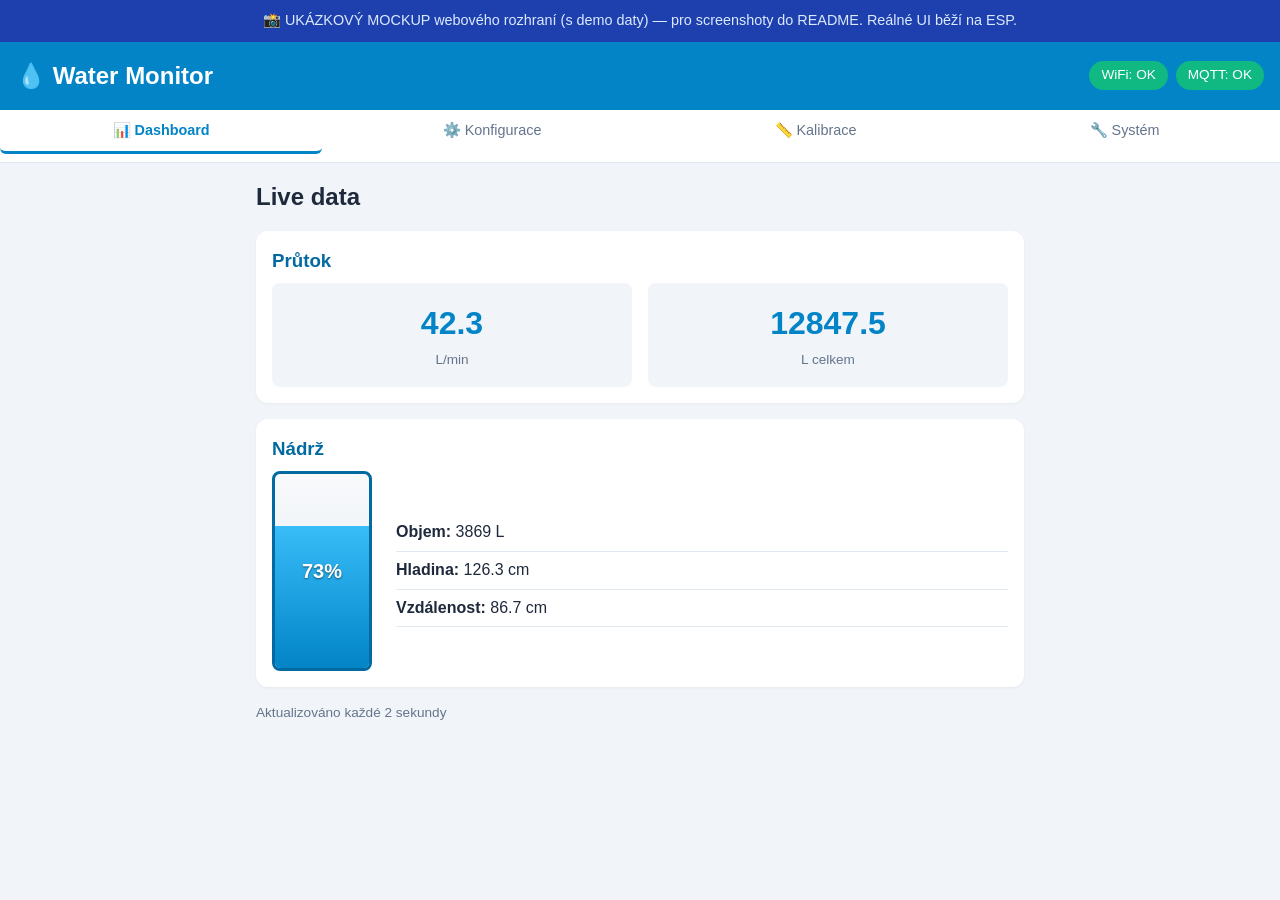
<file: docs/web_ui_mockup.html>
<!DOCTYPE html>
<html lang="cs">
<head>
  <meta charset="UTF-8">
  <meta name="viewport" content="width=device-width, initial-scale=1.0">
  <title>Water Monitor</title>
  <style>
* { box-sizing: border-box; margin: 0; padding: 0; }

:root {
  --primary: #0284c7;
  --primary-dark: #0369a1;
  --bg: #f1f5f9;
  --card-bg: #ffffff;
  --text: #1e293b;
  --text-muted: #64748b;
  --border: #e2e8f0;
  --success: #10b981;
  --danger: #ef4444;
  --warning: #f59e0b;
}

body {
  font-family: -apple-system, BlinkMacSystemFont, "Segoe UI", sans-serif;
  background: var(--bg);
  color: var(--text);
  line-height: 1.5;
  padding-bottom: 50px;
}

header {
  background: var(--primary);
  color: white;
  padding: 1rem;
  display: flex;
  flex-wrap: wrap;
  justify-content: space-between;
  align-items: center;
  gap: 0.5rem;
}

h1 { font-size: 1.5rem; }
h2 { margin-bottom: 1rem; }
h3 { margin-bottom: 0.5rem; color: var(--primary-dark); }

#status-badges { display: flex; gap: 0.5rem; }
.badge {
  background: rgba(255,255,255,0.2);
  padding: 0.25rem 0.75rem;
  border-radius: 999px;
  font-size: 0.85rem;
}
.badge.ok { background: var(--success); }
.badge.error { background: var(--danger); }

nav {
  display: flex;
  background: var(--card-bg);
  border-bottom: 1px solid var(--border);
  overflow-x: auto;
}

.tab-btn {
  flex: 1 1 auto;
  padding: 0.75rem 1rem;
  background: none;
  border: none;
  font-size: 0.9rem;
  cursor: pointer;
  white-space: nowrap;
  color: var(--text-muted);
  border-bottom: 3px solid transparent;
}

.tab-btn.active {
  color: var(--primary);
  border-bottom-color: var(--primary);
  font-weight: 600;
}

main { padding: 1rem; max-width: 800px; margin: 0 auto; }

.tab-content { display: none; }
.tab-content.active { display: block; }

.card {
  background: var(--card-bg);
  border-radius: 12px;
  padding: 1rem;
  margin-bottom: 1rem;
  box-shadow: 0 1px 3px rgba(0,0,0,0.05);
}

label {
  display: block;
  margin-bottom: 0.75rem;
  font-size: 0.9rem;
  color: var(--text-muted);
}

input, select {
  width: 100%;
  padding: 0.5rem 0.75rem;
  border: 1px solid var(--border);
  border-radius: 6px;
  font-size: 1rem;
  margin-top: 0.25rem;
}

input:focus, select:focus {
  outline: none;
  border-color: var(--primary);
}

button {
  padding: 0.6rem 1.2rem;
  border: none;
  border-radius: 6px;
  font-size: 0.95rem;
  cursor: pointer;
  background: var(--border);
  color: var(--text);
  margin-right: 0.5rem;
  margin-bottom: 0.5rem;
}

button:hover { opacity: 0.85; }

.btn-primary { background: var(--primary); color: white; }
.btn-danger { background: var(--danger); color: white; }

.metric-row {
  display: flex;
  gap: 1rem;
  flex-wrap: wrap;
}

.metric {
  flex: 1;
  text-align: center;
  padding: 1rem;
  background: var(--bg);
  border-radius: 8px;
  min-width: 120px;
}

.metric-value {
  display: block;
  font-size: 2rem;
  font-weight: 700;
  color: var(--primary);
}

.metric-unit {
  font-size: 0.85rem;
  color: var(--text-muted);
}

.input-with-btn {
  display: flex;
  gap: 0.5rem;
}

.input-with-btn input {
  flex: 1;
}

.input-with-btn button {
  margin: 0;
  white-space: nowrap;
}

.tank-visual {
  display: flex;
  gap: 1.5rem;
  align-items: center;
  flex-wrap: wrap;
}

.tank-outer {
  width: 100px;
  height: 200px;
  border: 3px solid var(--primary-dark);
  border-radius: 8px;
  position: relative;
  background: linear-gradient(to bottom, #f8fafc, #e2e8f0);
  overflow: hidden;
}

.tank-fill {
  position: absolute;
  bottom: 0;
  left: 0;
  right: 0;
  background: linear-gradient(to top, #0284c7, #38bdf8);
  transition: height 1s ease;
}

.tank-label {
  position: absolute;
  top: 50%;
  left: 50%;
  transform: translate(-50%, -50%);
  font-size: 1.25rem;
  font-weight: 700;
  color: white;
  text-shadow: 0 1px 2px rgba(0,0,0,0.5);
}

.tank-info {
  flex: 1;
  min-width: 200px;
}

.tank-info > div {
  padding: 0.4rem 0;
  border-bottom: 1px solid var(--border);
}

table {
  width: 100%;
  border-collapse: collapse;
  margin-bottom: 1rem;
}

th, td {
  text-align: left;
  padding: 0.5rem;
  border-bottom: 1px solid var(--border);
}

th {
  background: var(--bg);
  font-weight: 600;
  font-size: 0.85rem;
}

.hint {
  font-size: 0.85rem;
  color: var(--text-muted);
  margin-top: 0.5rem;
}

.toast {
  position: fixed;
  bottom: 20px;
  left: 50%;
  transform: translateX(-50%);
  background: var(--text);
  color: white;
  padding: 0.75rem 1.5rem;
  border-radius: 6px;
  opacity: 0;
  transition: opacity 0.3s;
  pointer-events: none;
  z-index: 1000;
}

.toast.show { opacity: 1; }
.toast.success { background: var(--success); }
.toast.error { background: var(--danger); }

a { color: var(--primary); }

</style>
</head>
<body>
<div style="background:#1e40af;color:#dbeafe;padding:10px 16px;text-align:center;font-family:sans-serif;font-size:0.9rem;">
📸 UKÁZKOVÝ MOCKUP webového rozhraní (s demo daty) — pro screenshoty do README. Reálné UI běží na ESP.
</div>
  <header>
    <h1>💧 Water Monitor</h1>
    <div id="status-badges">
      <span id="badge-wifi" class="badge ok">WiFi: OK</span>
      <span id="badge-mqtt" class="badge ok">MQTT: OK</span>
    </div>
  </header>
  
  <nav>
    <button class="tab-btn active" data-tab="dashboard">📊 Dashboard</button>
    <button class="tab-btn" data-tab="config">⚙️ Konfigurace</button>
    <button class="tab-btn" data-tab="calibration">📏 Kalibrace</button>
    <button class="tab-btn" data-tab="system">🔧 Systém</button>
  </nav>
  
  <main>
    <!-- DASHBOARD -->
    <section id="tab-dashboard" class="tab-content active">
      <h2>Live data</h2>
      
      <div class="card">
        <h3>Průtok</h3>
        <div class="metric-row">
          <div class="metric">
            <span class="metric-value" id="flow-lpm">42.3</span>
            <span class="metric-unit">L/min</span>
          </div>
          <div class="metric">
            <span class="metric-value" id="total-volume">12847.5</span>
            <span class="metric-unit">L celkem</span>
          </div>
        </div>
      </div>
      
      <div class="card">
        <h3>Nádrž</h3>
        <div class="tank-visual">
          <div class="tank-outer">
            <div class="tank-fill" id="tank-fill" style="height: 73%"></div>
            <div class="tank-label" id="tank-percent">73%</div>
          </div>
          <div class="tank-info">
            <div><strong>Objem:</strong> <span id="tank-volume">3869</span> L</div>
            <div><strong>Hladina:</strong> <span id="tank-level">126.3</span> cm</div>
            <div><strong>Vzdálenost:</strong> <span id="tank-distance">86.7</span> cm</div>
          </div>
        </div>
      </div>
      
      <p class="hint">Aktualizováno každé 2 sekundy</p>
    </section>
    
    <!-- KONFIGURACE -->
    <section id="tab-config" class="tab-content">
      <h2>Konfigurace</h2>
      
      <div class="card">
        <h3>WiFi (STA)</h3>
        <label>SSID
          <div class="input-with-btn">
            <input type="text" id="cfg-wifi-ssid" placeholder="MojeSiti">
            <button type="button" id="btn-scan-wifi">🔍 Najít</button>
          </div>
        </label>
        <select id="cfg-wifi-list" style="display:none">
          <option value="">-- vybrat ze seznamu --</option>
        </select>
        <label>Heslo
          <input type="password" id="cfg-wifi-password" placeholder="(necháš prázdné = nezměnit)">
        </label>
      </div>
      
      <div class="card">
        <h3>MQTT Broker</h3>
        <label>Server (IP nebo hostname)
          <input type="text" id="cfg-mqtt-server" placeholder="192.168.1.100">
        </label>
        <label>Port
          <input type="number" id="cfg-mqtt-port" value="1883">
        </label>
        <label>Username
          <input type="text" id="cfg-mqtt-user">
        </label>
        <label>Password
          <input type="password" id="cfg-mqtt-password" placeholder="(necháš prázdné = nezměnit)">
        </label>
        <label>Client ID
          <input type="text" id="cfg-mqtt-client-id">
        </label>
      </div>
      
      <div class="card">
        <h3>Zařízení</h3>
        <label>Název (v Home Assistant)
          <input type="text" id="cfg-device-name">
        </label>
        <label>ID (prefix MQTT topic, jen [a-z0-9_])
          <input type="text" id="cfg-device-id">
        </label>
      </div>
      
      <div class="card">
        <h3>Nádrž - geometrie</h3>
        <label>Vzdálenost senzor → hladina při PLNÉ nádrži [cm]
          <input type="number" id="cfg-tank-full" step="0.1">
        </label>
        <label>Vzdálenost senzor → hladina při PRÁZDNÉ nádrži [cm]
          <input type="number" id="cfg-tank-empty" step="0.1">
        </label>
        <label>Maximální objem nádrže [L]
          <input type="number" id="cfg-tank-max">
        </label>
      </div>
      
      <button id="btn-save-config" class="btn-primary">💾 Uložit konfiguraci</button>
      <p class="hint">Po uložení je doporučen restart (Systém → Restartovat)</p>
    </section>
    
    <!-- KALIBRACE -->
    <section id="tab-calibration" class="tab-content">
      <h2>Kalibrační tabulka</h2>
      
      <div class="card">
        <h3>Aktuální stav</h3>
        <p>Hladina: <strong id="cal-current-level">--</strong> cm</p>
        <p>Vypočtený objem: <strong id="cal-current-volume">--</strong> L</p>
      </div>
      
      <div class="card">
        <h3>Přidat bod</h3>
        <p class="hint">
          Postup: vyčerpej čerpadlem známé množství, zaznamenej hladinu po, 
          a přidej zde bod (hladina, kolik vody zbývá v nádrži).
        </p>
        <div class="metric-row">
          <label style="flex:1">Hladina [cm]
            <div class="input-with-btn">
              <input type="number" id="cal-new-level" step="0.1">
              <button type="button" id="btn-use-current">⬇ Použít aktuální</button>
            </div>
          </label>
          <label style="flex:1">Objem v nádrži [L]
            <input type="number" id="cal-new-volume" step="1">
          </label>
        </div>
        <button id="btn-add-point" class="btn-primary">➕ Přidat bod</button>
      </div>
      
      <div class="card">
        <h3>Body v kalibraci</h3>
        <table id="cal-table">
          <thead>
            <tr><th>#</th><th>Hladina [cm]</th><th>Objem [L]</th><th>Akce</th></tr>
          </thead>
          <tbody id="cal-tbody"></tbody>
        </table>
        <button id="btn-reset-cal" class="btn-danger">🔄 Reset na lineární</button>
      </div>
    </section>
    
    <!-- SYSTÉM -->
    <section id="tab-system" class="tab-content">
      <h2>Systém</h2>
      
      <div class="card">
        <h3>Informace</h3>
        <table>
          <tr><td>FW verze</td><td id="sys-fw">--</td></tr>
          <tr><td>Uptime</td><td id="sys-uptime">--</td></tr>
          <tr><td>Free heap</td><td id="sys-heap">--</td></tr>
          <tr><td>STA IP</td><td id="sys-sta-ip">--</td></tr>
          <tr><td>STA SSID</td><td id="sys-sta-ssid">--</td></tr>
          <tr><td>Signál (RSSI)</td><td id="sys-rssi">--</td></tr>
          <tr><td>AP IP</td><td id="sys-ap-ip">--</td></tr>
        </table>
      </div>
      
      <div class="card">
        <h3>Firmware update</h3>
        <p class="hint">Otevři <a href="/update" target="_blank">/update</a> pro nahrání nového .bin firmwaru.</p>
      </div>
      
      <div class="card">
        <h3>Restart</h3>
        <button id="btn-restart" class="btn-danger">🔄 Restartovat ESP</button>
      </div>
    </section>
  </main>
  
  <div id="toast" class="toast"></div>
  
  
</body>
</html>
</file>
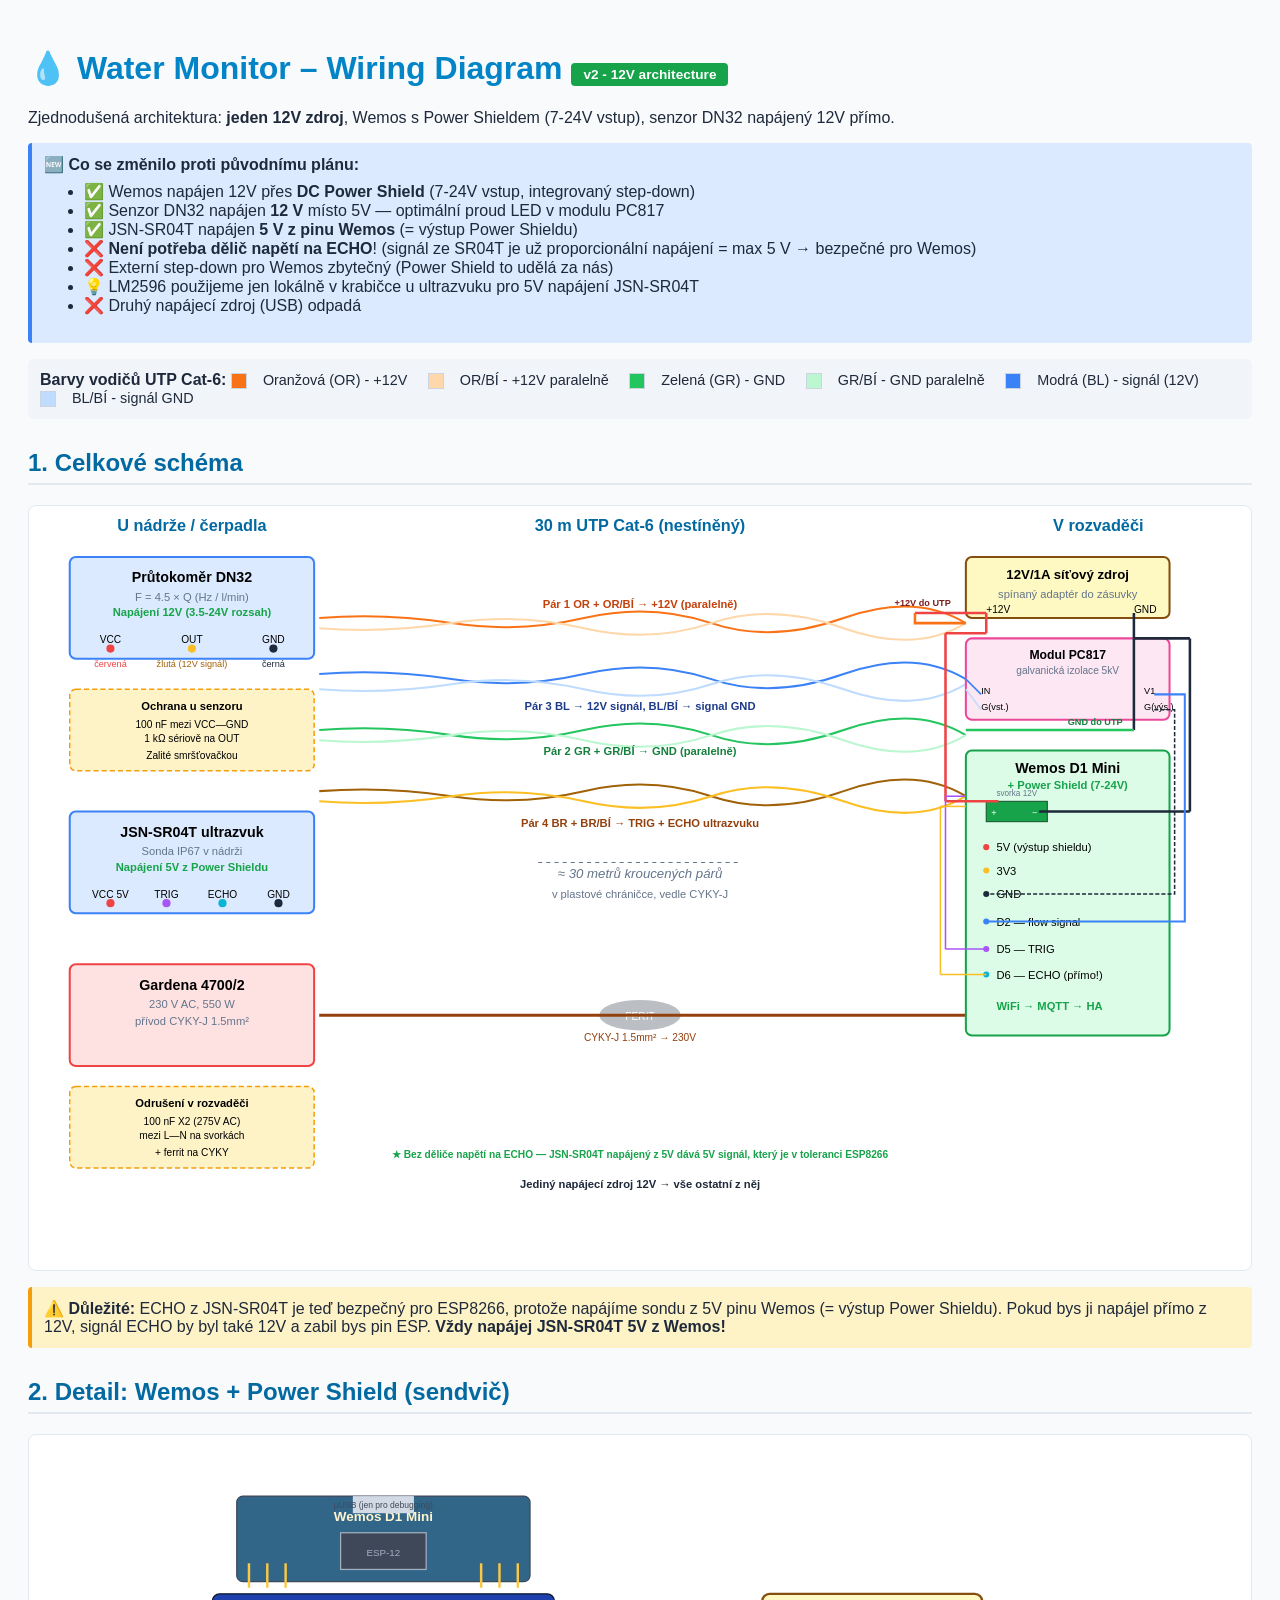
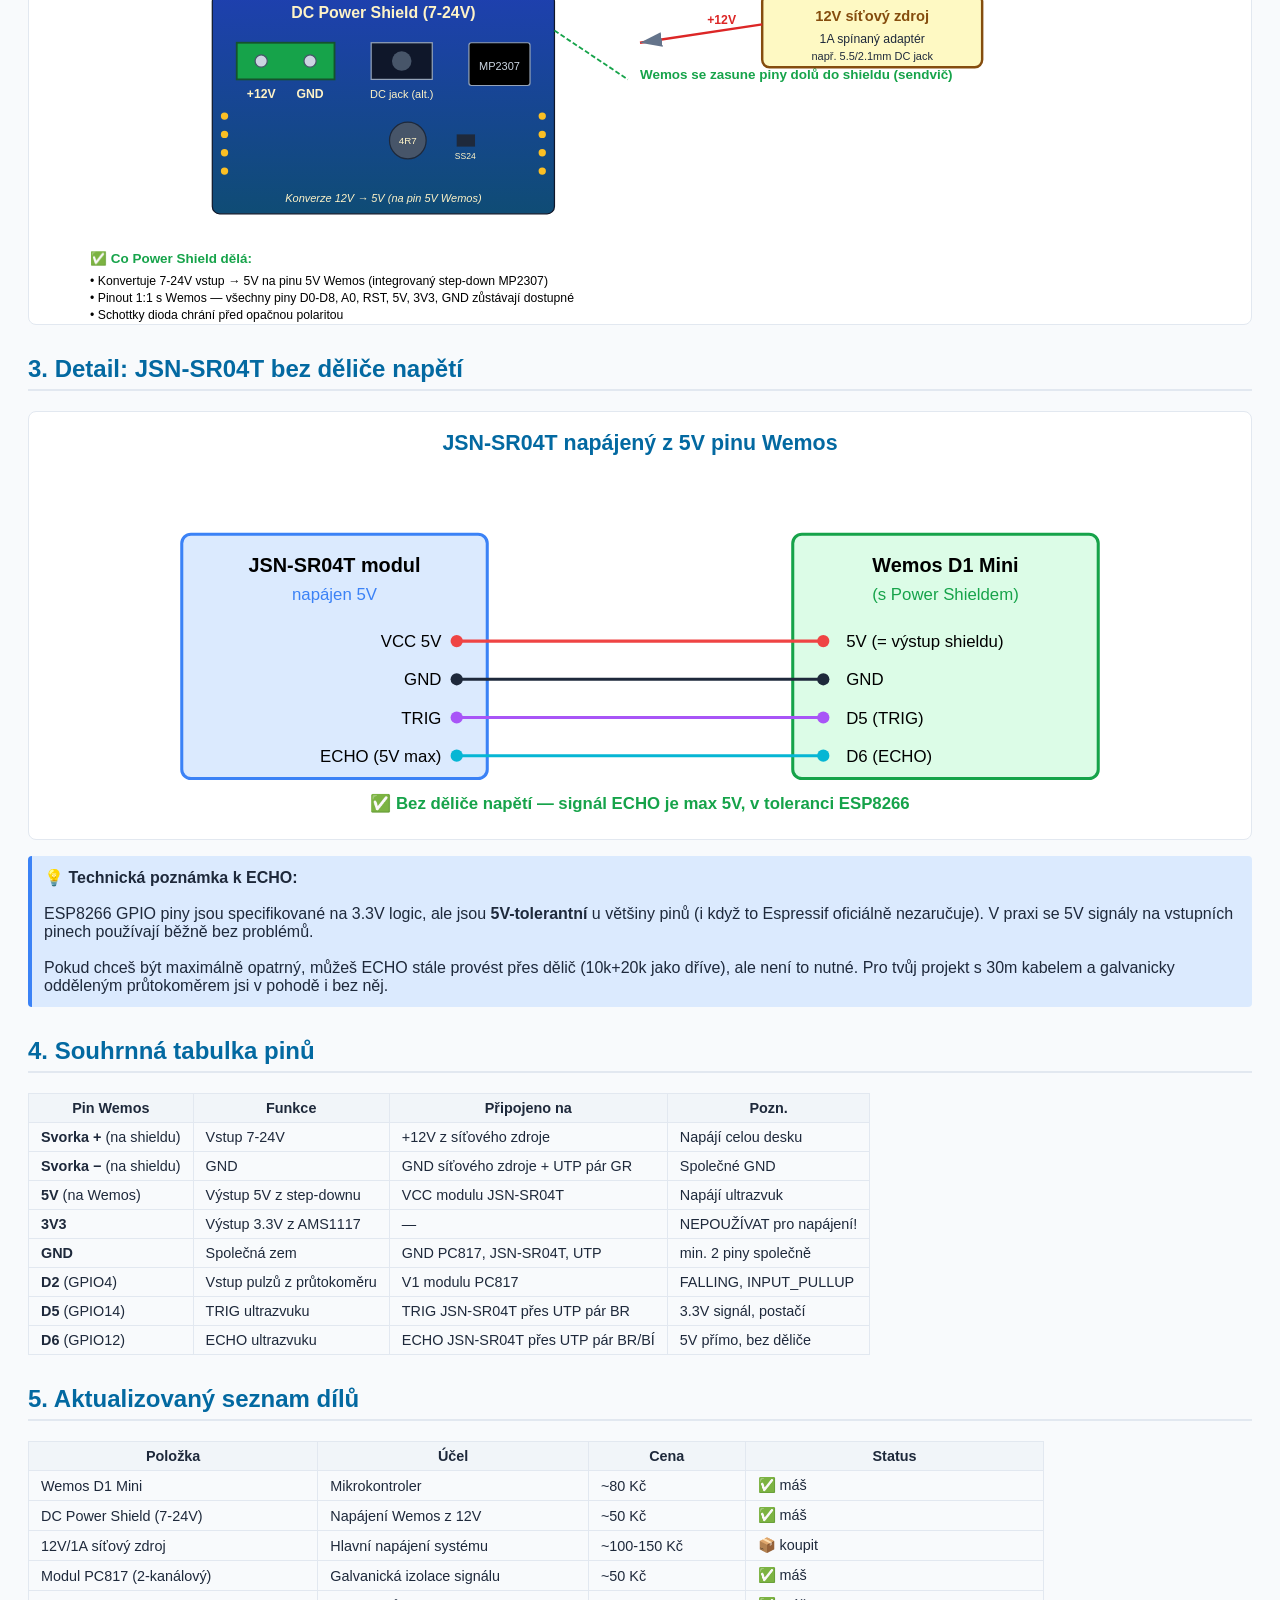
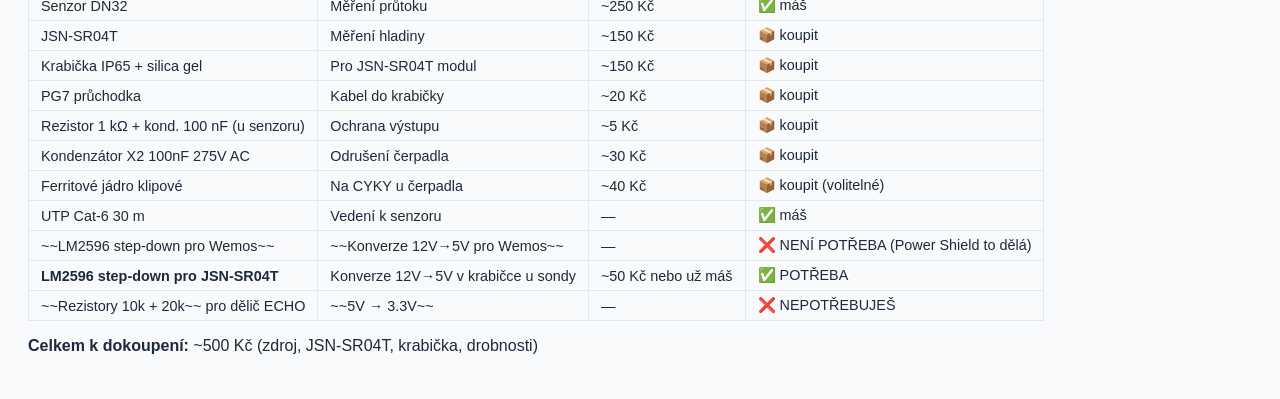
<file: docs/wiring_diagram.html>
<!DOCTYPE html>
<html lang="cs">
<head>
<meta charset="UTF-8">
<title>Water Monitor - Wiring Diagram v2 (12V architecture)</title>
<style>
  body { font-family: -apple-system, sans-serif; background: #f8fafc; padding: 20px; color: #1e293b; }
  h1 { color: #0284c7; }
  h2 { color: #0369a1; border-bottom: 2px solid #e2e8f0; padding-bottom: 6px; margin-top: 30px; }
  svg { background: white; border: 1px solid #e2e8f0; border-radius: 8px; display: block; margin: 10px 0; max-width: 100%; height: auto; }
  .note { background: #fef3c7; border-left: 4px solid #f59e0b; padding: 12px; margin: 16px 0; border-radius: 4px; }
  .note-info { background: #dbeafe; border-left: 4px solid #3b82f6; padding: 12px; margin: 16px 0; border-radius: 4px; }
  .legend { background: #f1f5f9; padding: 12px; border-radius: 6px; margin: 12px 0; }
  .legend span { display: inline-block; margin-right: 16px; font-size: 0.9rem; }
  .color-swatch { display: inline-block; width: 14px; height: 14px; vertical-align: middle; margin-right: 4px; border: 1px solid #cbd5e1; }
  code { background: #f1f5f9; padding: 2px 6px; border-radius: 3px; font-size: 0.9em; }
  table { border-collapse: collapse; margin: 10px 0; }
  td, th { padding: 6px 12px; border: 1px solid #e2e8f0; font-size: 0.9rem; }
  th { background: #f1f5f9; }
  .version { background: #16a34a; color: white; padding: 4px 12px; border-radius: 4px; font-size: 0.85rem; display: inline-block; }
</style>
</head>
<body>

<h1>💧 Water Monitor – Wiring Diagram <span class="version">v2 - 12V architecture</span></h1>
<p>Zjednodušená architektura: <strong>jeden 12V zdroj</strong>, Wemos s Power Shieldem (7-24V vstup), senzor DN32 napájený 12V přímo.</p>

<div class="note-info">
  <strong>🆕 Co se změnilo proti původnímu plánu:</strong>
  <ul style="margin-top: 8px;">
    <li>✅ Wemos napájen 12V přes <strong>DC Power Shield</strong> (7-24V vstup, integrovaný step-down)</li>
    <li>✅ Senzor DN32 napájen <strong>12 V</strong> místo 5V — optimální proud LED v modulu PC817</li>
    <li>✅ JSN-SR04T napájen <strong>5 V z pinu Wemos</strong> (= výstup Power Shieldu)</li>
    <li>❌ <strong>Není potřeba dělič napětí na ECHO</strong>! (signál ze SR04T je už proporcionální napájení = max 5 V → bezpečné pro Wemos)</li>
    <li>❌ Externí step-down pro Wemos zbytečný (Power Shield to udělá za nás)</li>
    <li>💡 LM2596 použijeme jen lokálně v krabičce u ultrazvuku pro 5V napájení JSN-SR04T</li>
    <li>❌ Druhý napájecí zdroj (USB) odpadá</li>
  </ul>
</div>

<div class="legend">
  <strong>Barvy vodičů UTP Cat-6:</strong>
  <span><span class="color-swatch" style="background:#f97316"></span>Oranžová (OR) - +12V</span>
  <span><span class="color-swatch" style="background:#fed7aa"></span>OR/BÍ - +12V paralelně</span>
  <span><span class="color-swatch" style="background:#22c55e"></span>Zelená (GR) - GND</span>
  <span><span class="color-swatch" style="background:#bbf7d0"></span>GR/BÍ - GND paralelně</span>
  <span><span class="color-swatch" style="background:#3b82f6"></span>Modrá (BL) - signál (12V)</span>
  <span><span class="color-swatch" style="background:#bfdbfe"></span>BL/BÍ - signál GND</span>
</div>

<h2>1. Celkové schéma</h2>

<svg viewBox="0 0 1200 750" xmlns="http://www.w3.org/2000/svg">
  <defs>
    <marker id="arrow" markerWidth="10" markerHeight="10" refX="9" refY="3" orient="auto">
      <path d="M0,0 L0,6 L9,3 z" fill="#64748b"/>
    </marker>
  </defs>

  <!-- ===== Levá strana: SENZORY ===== -->
  <text x="160" y="25" text-anchor="middle" font-size="16" font-weight="bold" fill="#0369a1">U nádrže / čerpadla</text>

  <!-- DN32 senzor -->
  <rect x="40" y="50" width="240" height="100" fill="#dbeafe" stroke="#3b82f6" stroke-width="2" rx="6"/>
  <text x="160" y="75" text-anchor="middle" font-weight="bold" font-size="14">Průtokoměr DN32</text>
  <text x="160" y="93" text-anchor="middle" font-size="11" fill="#64748b">F = 4.5 × Q (Hz / l/min)</text>
  <text x="160" y="108" text-anchor="middle" font-size="11" fill="#16a34a" font-weight="bold">Napájení 12V (3.5-24V rozsah)</text>
  
  <!-- Vodiče senzoru -->
  <circle cx="80" cy="140" r="4" fill="#ef4444"/>
  <text x="80" y="135" text-anchor="middle" font-size="10">VCC</text>
  <text x="80" y="158" text-anchor="middle" font-size="9" fill="#ef4444">červená</text>
  
  <circle cx="160" cy="140" r="4" fill="#fbbf24"/>
  <text x="160" y="135" text-anchor="middle" font-size="10">OUT</text>
  <text x="160" y="158" text-anchor="middle" font-size="9" fill="#a16207">žlutá (12V signál)</text>
  
  <circle cx="240" cy="140" r="4" fill="#1e293b"/>
  <text x="240" y="135" text-anchor="middle" font-size="10">GND</text>
  <text x="240" y="158" text-anchor="middle" font-size="9" fill="#1e293b">černá</text>

  <!-- Ochranné prvky u senzoru -->
  <rect x="40" y="180" width="240" height="80" fill="#fef3c7" stroke="#f59e0b" stroke-width="1.5" stroke-dasharray="5,3" rx="6"/>
  <text x="160" y="200" text-anchor="middle" font-size="11" font-weight="bold">Ochrana u senzoru</text>
  <text x="160" y="218" text-anchor="middle" font-size="10">100 nF mezi VCC—GND</text>
  <text x="160" y="232" text-anchor="middle" font-size="10">1 kΩ sériově na OUT</text>
  <text x="160" y="248" text-anchor="middle" font-size="10">Zalité smršťovačkou</text>

  <!-- JSN-SR04T -->
  <rect x="40" y="300" width="240" height="100" fill="#dbeafe" stroke="#3b82f6" stroke-width="2" rx="6"/>
  <text x="160" y="325" text-anchor="middle" font-weight="bold" font-size="14">JSN-SR04T ultrazvuk</text>
  <text x="160" y="343" text-anchor="middle" font-size="11" fill="#64748b">Sonda IP67 v nádrži</text>
  <text x="160" y="358" text-anchor="middle" font-size="11" fill="#16a34a" font-weight="bold">Napájení 5V z Power Shieldu</text>
  
  <circle cx="80" cy="390" r="4" fill="#ef4444"/>
  <text x="80" y="385" text-anchor="middle" font-size="10">VCC 5V</text>
  
  <circle cx="135" cy="390" r="4" fill="#a855f7"/>
  <text x="135" y="385" text-anchor="middle" font-size="10">TRIG</text>
  
  <circle cx="190" cy="390" r="4" fill="#06b6d4"/>
  <text x="190" y="385" text-anchor="middle" font-size="10">ECHO</text>
  
  <circle cx="245" cy="390" r="4" fill="#1e293b"/>
  <text x="245" y="385" text-anchor="middle" font-size="10">GND</text>

  <!-- Čerpadlo Gardena -->
  <rect x="40" y="450" width="240" height="100" fill="#fee2e2" stroke="#ef4444" stroke-width="2" rx="6"/>
  <text x="160" y="475" text-anchor="middle" font-weight="bold" font-size="14">Gardena 4700/2</text>
  <text x="160" y="493" text-anchor="middle" font-size="11" fill="#64748b">230 V AC, 550 W</text>
  <text x="160" y="510" text-anchor="middle" font-size="11" fill="#64748b">přívod CYKY-J 1.5mm²</text>
  
  <!-- Odrušení -->
  <rect x="40" y="570" width="240" height="80" fill="#fef3c7" stroke="#f59e0b" stroke-width="1.5" stroke-dasharray="5,3" rx="6"/>
  <text x="160" y="590" text-anchor="middle" font-size="11" font-weight="bold">Odrušení v rozvaděči</text>
  <text x="160" y="608" text-anchor="middle" font-size="10">100 nF X2 (275V AC)</text>
  <text x="160" y="622" text-anchor="middle" font-size="10">mezi L—N na svorkách</text>
  <text x="160" y="638" text-anchor="middle" font-size="10">+ ferrit na CYKY</text>

  <!-- ===== Středová oblast: KABEL 30m ===== -->
  <text x="600" y="25" text-anchor="middle" font-size="16" font-weight="bold" fill="#0369a1">30 m UTP Cat-6 (nestíněný)</text>
  
  <!-- UTP páry vizualizované jako kroucené páry -->
  <g stroke-width="2" fill="none">
    <!-- +12V pár (oranžový) -->
    <path d="M 285 110 Q 350 105, 415 115 T 545 110 T 670 115 T 800 110 T 920 115" stroke="#f97316"/>
    <path d="M 285 120 Q 350 125, 415 115 T 545 120 T 670 115 T 800 120 T 920 115" stroke="#fed7aa"/>
    <text x="600" y="100" text-anchor="middle" font-size="11" fill="#c2410c" font-weight="bold">Pár 1 OR + OR/BÍ → +12V (paralelně)</text>

    <!-- GND pár (zelený) -->
    <path d="M 285 220 Q 350 215, 415 225 T 545 220 T 670 225 T 800 220 T 920 225" stroke="#22c55e"/>
    <path d="M 285 230 Q 350 235, 415 225 T 545 230 T 670 225 T 800 230 T 920 225" stroke="#bbf7d0"/>
    <text x="600" y="245" text-anchor="middle" font-size="11" fill="#15803d" font-weight="bold">Pár 2 GR + GR/BÍ → GND (paralelně)</text>
    
    <!-- Signál pár (modrý) - jen jeden, druhý jako zem signálu -->
    <path d="M 285 165 Q 350 160, 415 170 T 545 165 T 670 170 T 800 165 T 920 170" stroke="#3b82f6"/>
    <path d="M 285 180 Q 350 185, 415 175 T 545 180 T 670 175 T 800 180 T 920 175" stroke="#bfdbfe"/>
    <text x="600" y="200" text-anchor="middle" font-size="11" fill="#1e3a8a" font-weight="bold">Pár 3 BL → 12V signál, BL/BÍ → signal GND</text>

    <!-- Pár 4 - rezerva nebo TRIG/ECHO -->
    <path d="M 285 280 Q 350 275, 415 285 T 545 280 T 670 285 T 800 280 T 920 285" stroke="#a16207"/>
    <path d="M 285 290 Q 350 295, 415 285 T 545 290 T 670 285 T 800 290 T 920 285" stroke="#fbbf24"/>
    <text x="600" y="315" text-anchor="middle" font-size="11" fill="#92400e" font-weight="bold">Pár 4 BR + BR/BÍ → TRIG + ECHO ultrazvuku</text>
  </g>

  <!-- Indikace dlouhého kabelu -->
  <line x1="500" y1="350" x2="700" y2="350" stroke="#64748b" stroke-dasharray="4,4"/>
  <text x="600" y="365" text-anchor="middle" font-size="13" fill="#64748b" font-style="italic">≈ 30 metrů kroucených párů</text>
  <text x="600" y="385" text-anchor="middle" font-size="11" fill="#64748b">v plastové chráničce, vedle CYKY-J</text>

  <!-- Ferrit na CYKY -->
  <ellipse cx="600" cy="500" rx="40" ry="15" fill="#1e293b" opacity="0.3"/>
  <text x="600" y="505" text-anchor="middle" font-size="10" fill="white">FERIT</text>
  <line x1="285" y1="500" x2="920" y2="500" stroke="#92400e" stroke-width="3"/>
  <text x="600" y="525" text-anchor="middle" font-size="10" fill="#92400e">CYKY-J 1.5mm² → 230V</text>

  <!-- ===== Pravá strana: ROZVADĚČ ===== -->
  <text x="1050" y="25" text-anchor="middle" font-size="16" font-weight="bold" fill="#0369a1">V rozvaděči</text>

  <!-- 12V zdroj -->
  <rect x="920" y="50" width="200" height="60" fill="#fef9c3" stroke="#854d0e" stroke-width="2" rx="6"/>
  <text x="1020" y="72" text-anchor="middle" font-weight="bold" font-size="13">12V/1A síťový zdroj</text>
  <text x="1020" y="90" text-anchor="middle" font-size="11" fill="#64748b">spínaný adaptér do zásuvky</text>
  <text x="940" y="105" font-size="10">+12V</text>
  <text x="1085" y="105" font-size="10">GND</text>

  <!-- PC817 modul -->
  <rect x="920" y="130" width="200" height="80" fill="#fce7f3" stroke="#ec4899" stroke-width="2" rx="6"/>
  <text x="1020" y="150" text-anchor="middle" font-weight="bold" font-size="12">Modul PC817</text>
  <text x="1020" y="165" text-anchor="middle" font-size="10" fill="#64748b">galvanická izolace 5kV</text>
  <text x="935" y="185" font-size="9">IN</text>
  <text x="935" y="200" font-size="9">G(vst.)</text>
  <text x="1095" y="185" font-size="9">V1</text>
  <text x="1095" y="200" font-size="9">G(výs.)</text>

  <!-- Wemos + Power Shield sendvič -->
  <rect x="920" y="240" width="200" height="280" fill="#dcfce7" stroke="#16a34a" stroke-width="2" rx="6"/>
  <text x="1020" y="262" text-anchor="middle" font-weight="bold" font-size="14">Wemos D1 Mini</text>
  <text x="1020" y="278" text-anchor="middle" font-size="11" fill="#16a34a" font-weight="bold">+ Power Shield (7-24V)</text>
  
  <!-- Svorkovnice power shieldu -->
  <rect x="940" y="290" width="60" height="20" fill="#16a34a" stroke="#14532d"/>
  <text x="945" y="304" font-size="9" fill="white">+</text>
  <text x="985" y="304" font-size="9" fill="white">−</text>
  <text x="970" y="285" text-anchor="middle" font-size="8" fill="#64748b">svorka 12V</text>
  
  <!-- Piny Wemos -->
  <g font-size="11">
    <circle cx="940" cy="335" r="3" fill="#ef4444"/><text x="950" y="339">5V (výstup shieldu)</text>
    <circle cx="940" cy="358" r="3" fill="#fbbf24"/><text x="950" y="362">3V3</text>
    <circle cx="940" cy="381" r="3" fill="#1e293b"/><text x="950" y="385">GND</text>
    <circle cx="940" cy="408" r="3" fill="#3b82f6"/><text x="950" y="412">D2 — flow signal</text>
    <circle cx="940" cy="435" r="3" fill="#a855f7"/><text x="950" y="439">D5 — TRIG</text>
    <circle cx="940" cy="460" r="3" fill="#06b6d4"/><text x="950" y="464">D6 — ECHO (přímo!)</text>
    
    <text x="950" y="495" font-weight="bold" fill="#16a34a">WiFi → MQTT → HA</text>
  </g>

  <!-- Propojky uvnitř rozvaděče -->
  <g stroke-width="1.5" fill="none">
    <!-- 12V zdroj +12V do svorek shieldu -->
    <line x1="940" y1="105" x2="940" y2="125" stroke="#ef4444" stroke-width="2.5"/>
    <line x1="940" y1="125" x2="900" y2="125" stroke="#ef4444" stroke-width="2.5"/>
    <line x1="900" y1="125" x2="900" y2="290" stroke="#ef4444" stroke-width="2.5"/>
    <line x1="900" y1="290" x2="952" y2="290" stroke="#ef4444" stroke-width="2.5"/>
    
    <!-- 12V zdroj +12V do UTP páru OR -->
    <line x1="940" y1="105" x2="870" y2="105" stroke="#ef4444" stroke-width="2.5"/>
    <path d="M 870 105 L 870 115 L 920 115" stroke="#f97316" stroke-width="2.5"/>
    <text x="850" y="98" font-size="9" fill="#7f1d1d" font-weight="bold">+12V do UTP</text>
    
    <!-- GND -->
    <line x1="1085" y1="105" x2="1085" y2="130" stroke="#1e293b" stroke-width="2.5"/>
    <!-- GND ke shieldu - svorka mínus -->
    <line x1="1085" y1="130" x2="1140" y2="130" stroke="#1e293b" stroke-width="2.5"/>
    <line x1="1140" y1="130" x2="1140" y2="300" stroke="#1e293b" stroke-width="2.5"/>
    <line x1="1140" y1="300" x2="992" y2="300" stroke="#1e293b" stroke-width="2.5"/>
    <!-- GND do UTP páru GR -->
    <line x1="1085" y1="130" x2="1085" y2="220" stroke="#1e293b" stroke-width="2.5"/>
    <line x1="1085" y1="220" x2="920" y2="220" stroke="#22c55e" stroke-width="2.5"/>
    <text x="1020" y="215" font-size="9" fill="#15803d" font-weight="bold">GND do UTP</text>
    
    <!-- Signál ze senzoru (12V) do PC817 IN+ -->
    <line x1="920" y1="170" x2="935" y2="185" stroke="#3b82f6"/>
    <line x1="920" y1="180" x2="935" y2="200" stroke="#bfdbfe"/>
    
    <!-- PC817 OUT do D2 (V1) -->
    <path d="M 1105 185 L 1135 185 L 1135 408 L 940 408" stroke="#3b82f6" stroke-width="2"/>
    
    <!-- PC817 G (výstupní) do GND Wemos -->
    <path d="M 1105 200 L 1125 200 L 1125 381 L 940 381" stroke="#1e293b" stroke-dasharray="4,2"/>
    
    <!-- TRIG z D5 do UTP páru BR -->
    <line x1="940" y1="435" x2="900" y2="435" stroke="#a855f7" stroke-width="1.5"/>
    <line x1="900" y1="435" x2="900" y2="285" stroke="#a855f7" stroke-width="1.5"/>
    <line x1="900" y1="285" x2="920" y2="285" stroke="#a855f7" stroke-width="1.5"/>
    
    <!-- ECHO z UTP páru BR/BÍ do D6 (PŘÍMO bez děliče!) -->
    <line x1="920" y1="295" x2="895" y2="295" stroke="#fbbf24" stroke-width="1.5"/>
    <line x1="895" y1="295" x2="895" y2="460" stroke="#fbbf24" stroke-width="1.5"/>
    <line x1="895" y1="460" x2="940" y2="460" stroke="#fbbf24" stroke-width="1.5"/>
    
    <!-- 5V z Wemos do UTP páru BR (napájí JSN-SR04T) -->
    <!-- Pozor: napájení ultrazvuku jde mimo - z 5V pinu Wemos -->
  </g>

  <!-- Popisek -->
  <g font-size="10" fill="#16a34a" font-weight="bold">
    <text x="600" y="640" text-anchor="middle">★ Bez děliče napětí na ECHO — JSN-SR04T napájený z 5V dává 5V signál, který je v toleranci ESP8266</text>
  </g>
  
  <text x="600" y="670" text-anchor="middle" font-size="11" fill="#1e293b" font-weight="bold">
    Jediný napájecí zdroj 12V → vše ostatní z něj
  </text>

</svg>

<div class="note">
  <strong>⚠️ Důležité:</strong> ECHO z JSN-SR04T je teď bezpečný pro ESP8266, protože napájíme sondu z 5V pinu Wemos (= výstup Power Shieldu). 
  Pokud bys ji napájel přímo z 12V, signál ECHO by byl také 12V a zabil bys pin ESP. <strong>Vždy napájej JSN-SR04T 5V z Wemos!</strong>
</div>

<h2>2. Detail: Wemos + Power Shield (sendvič)</h2>

<svg viewBox="0 0 1000 400" xmlns="http://www.w3.org/2000/svg">
  <defs>
    <linearGradient id="boardGrad" x1="0%" y1="0%" x2="0%" y2="100%">
      <stop offset="0%" stop-color="#1e40af"/>
      <stop offset="100%" stop-color="#0f4c75"/>
    </linearGradient>
  </defs>

  <!-- Power Shield (vespod) -->
  <g transform="translate(150, 130)">
    <rect x="0" y="0" width="280" height="180" fill="url(#boardGrad)" stroke="#0f172a" stroke-width="1" rx="6"/>
    <text x="140" y="20" text-anchor="middle" fill="#fef3c7" font-size="13" font-weight="bold">DC Power Shield (7-24V)</text>
    
    <!-- Svorkovnice -->
    <rect x="20" y="40" width="80" height="30" fill="#16a34a" stroke="#14532d" stroke-width="1.5"/>
    <circle cx="40" cy="55" r="5" fill="#cbd5e1" stroke="#475569"/>
    <circle cx="80" cy="55" r="5" fill="#cbd5e1" stroke="#475569"/>
    <text x="40" y="85" text-anchor="middle" fill="#fef3c7" font-size="10" font-weight="bold">+12V</text>
    <text x="80" y="85" text-anchor="middle" fill="#fef3c7" font-size="10" font-weight="bold">GND</text>
    
    <!-- DC barrel jack (volitelný) -->
    <rect x="130" y="40" width="50" height="30" fill="#0f172a" stroke="#94a3b8"/>
    <circle cx="155" cy="55" r="8" fill="#475569"/>
    <text x="155" y="85" text-anchor="middle" fill="#fef3c7" font-size="9">DC jack (alt.)</text>
    
    <!-- Step-down čip -->
    <rect x="210" y="40" width="50" height="35" fill="#000" stroke="#94a3b8" rx="2"/>
    <text x="235" y="62" text-anchor="middle" fill="#cbd5e1" font-size="9">MP2307</text>
    
    <!-- Tlumivka -->
    <circle cx="160" cy="120" r="15" fill="#475569" stroke="#1e293b"/>
    <text x="160" y="123" text-anchor="middle" fill="#fef3c7" font-size="8">4R7</text>
    
    <!-- Schottky dioda -->
    <rect x="200" y="115" width="15" height="10" fill="#1e293b"/>
    <text x="207" y="135" text-anchor="middle" fill="#fef3c7" font-size="7">SS24</text>
    
    <!-- Piny shieldu (jdou nahoru do Wemos) -->
    <g font-size="8" fill="#fef3c7" font-family="monospace">
      <circle cx="10" cy="100" r="3" fill="#fbbf24"/>
      <circle cx="10" cy="115" r="3" fill="#fbbf24"/>
      <circle cx="10" cy="130" r="3" fill="#fbbf24"/>
      <circle cx="10" cy="145" r="3" fill="#fbbf24"/>
      <circle cx="270" cy="100" r="3" fill="#fbbf24"/>
      <circle cx="270" cy="115" r="3" fill="#fbbf24"/>
      <circle cx="270" cy="130" r="3" fill="#fbbf24"/>
      <circle cx="270" cy="145" r="3" fill="#fbbf24"/>
    </g>
    
    <text x="140" y="170" text-anchor="middle" fill="#fef3c7" font-size="9" font-style="italic">
      Konverze 12V → 5V (na pin 5V Wemos)
    </text>
  </g>

  <!-- Wemos D1 Mini (na shieldu - sendvič) -->
  <g transform="translate(170, 50)" opacity="0.85">
    <rect x="0" y="0" width="240" height="70" fill="#0f4c75" stroke="#1e293b" stroke-width="1" rx="5"/>
    <text x="120" y="20" text-anchor="middle" fill="#fef3c7" font-size="11" font-weight="bold">Wemos D1 Mini</text>
    
    <!-- ESP8266 chip -->
    <rect x="85" y="30" width="70" height="30" fill="#1e293b" stroke="#94a3b8"/>
    <text x="120" y="49" text-anchor="middle" fill="#94a3b8" font-size="8">ESP-12</text>
    
    <!-- USB konektor -->
    <rect x="95" y="0" width="50" height="14" fill="#cbd5e1"/>
    <text x="120" y="10" text-anchor="middle" fill="#1e293b" font-size="7">μUSB (jen pro debugging)</text>
    
    <!-- Piny (samec dolů do shieldu) -->
    <g font-size="7" fill="#fef3c7" font-family="monospace">
      <line x1="10" y1="55" x2="10" y2="75" stroke="#fbbf24" stroke-width="2"/>
      <line x1="25" y1="55" x2="25" y2="75" stroke="#fbbf24" stroke-width="2"/>
      <line x1="40" y1="55" x2="40" y2="75" stroke="#fbbf24" stroke-width="2"/>
      <line x1="200" y1="55" x2="200" y2="75" stroke="#fbbf24" stroke-width="2"/>
      <line x1="215" y1="55" x2="215" y2="75" stroke="#fbbf24" stroke-width="2"/>
      <line x1="230" y1="55" x2="230" y2="75" stroke="#fbbf24" stroke-width="2"/>
    </g>
  </g>

  <!-- Šipka spojení -->
  <text x="500" y="200" font-size="11" fill="#16a34a" font-weight="bold">
    Wemos se zasune piny dolů do shieldu (sendvič)
  </text>
  <line x1="430" y1="160" x2="490" y2="200" stroke="#16a34a" stroke-width="1.5" stroke-dasharray="4,2"/>

  <!-- Vstup 12V -->
  <g transform="translate(600, 130)">
    <rect x="0" y="0" width="180" height="60" fill="#fef9c3" stroke="#854d0e" stroke-width="2" rx="6"/>
    <text x="90" y="22" text-anchor="middle" fill="#854d0e" font-size="12" font-weight="bold">12V síťový zdroj</text>
    <text x="90" y="40" text-anchor="middle" fill="#1e293b" font-size="10">1A spínaný adaptér</text>
    <text x="90" y="54" text-anchor="middle" fill="#1e293b" font-size="9">např. 5.5/2.1mm DC jack</text>
  </g>
  <line x1="600" y1="155" x2="500" y2="170" stroke="#dc2626" stroke-width="2" marker-end="url(#arrow)"/>
  <text x="555" y="155" font-size="10" fill="#dc2626" font-weight="bold">+12V</text>

  <!-- Co dělá -->
  <g transform="translate(50, 350)">
    <text x="0" y="0" font-size="11" font-weight="bold" fill="#16a34a">✅ Co Power Shield dělá:</text>
    <text x="0" y="18" font-size="10">• Konvertuje 7-24V vstup → 5V na pinu 5V Wemos (integrovaný step-down MP2307)</text>
    <text x="0" y="32" font-size="10">• Pinout 1:1 s Wemos — všechny piny D0-D8, A0, RST, 5V, 3V3, GND zůstávají dostupné</text>
    <text x="0" y="46" font-size="10">• Schottky dioda chrání před opačnou polaritou</text>
    <text x="0" y="60" font-size="10">• Wemos pak pin 5V dává 5V (= výstup shieldu) — z toho napájíme JSN-SR04T</text>
  </g>
</svg>

<h2>3. Detail: JSN-SR04T bez děliče napětí</h2>

<svg viewBox="0 0 800 280" xmlns="http://www.w3.org/2000/svg">
  <text x="400" y="25" text-anchor="middle" font-size="14" font-weight="bold" fill="#0369a1">
    JSN-SR04T napájený z 5V pinu Wemos
  </text>
  
  <!-- Wemos -->
  <rect x="500" y="80" width="200" height="160" fill="#dcfce7" stroke="#16a34a" stroke-width="2" rx="6"/>
  <text x="600" y="105" text-anchor="middle" font-weight="bold" font-size="13">Wemos D1 Mini</text>
  <text x="600" y="123" text-anchor="middle" font-size="11" fill="#16a34a">(s Power Shieldem)</text>
  
  <g font-size="11">
    <circle cx="520" cy="150" r="4" fill="#ef4444"/><text x="535" y="154">5V (= výstup shieldu)</text>
    <circle cx="520" cy="175" r="4" fill="#1e293b"/><text x="535" y="179">GND</text>
    <circle cx="520" cy="200" r="4" fill="#a855f7"/><text x="535" y="204">D5 (TRIG)</text>
    <circle cx="520" cy="225" r="4" fill="#06b6d4"/><text x="535" y="229">D6 (ECHO)</text>
  </g>
  
  <!-- JSN-SR04T -->
  <rect x="100" y="80" width="200" height="160" fill="#dbeafe" stroke="#3b82f6" stroke-width="2" rx="6"/>
  <text x="200" y="105" text-anchor="middle" font-weight="bold" font-size="13">JSN-SR04T modul</text>
  <text x="200" y="123" text-anchor="middle" font-size="11" fill="#3b82f6">napájen 5V</text>
  
  <g font-size="11">
    <circle cx="280" cy="150" r="4" fill="#ef4444"/><text x="270" y="154" text-anchor="end">VCC 5V</text>
    <circle cx="280" cy="175" r="4" fill="#1e293b"/><text x="270" y="179" text-anchor="end">GND</text>
    <circle cx="280" cy="200" r="4" fill="#a855f7"/><text x="270" y="204" text-anchor="end">TRIG</text>
    <circle cx="280" cy="225" r="4" fill="#06b6d4"/><text x="270" y="229" text-anchor="end">ECHO (5V max)</text>
  </g>
  
  <!-- Propojky -->
  <line x1="280" y1="150" x2="520" y2="150" stroke="#ef4444" stroke-width="2"/>
  <line x1="280" y1="175" x2="520" y2="175" stroke="#1e293b" stroke-width="2"/>
  <line x1="280" y1="200" x2="520" y2="200" stroke="#a855f7" stroke-width="2"/>
  <line x1="280" y1="225" x2="520" y2="225" stroke="#06b6d4" stroke-width="2"/>
  
  <text x="400" y="260" text-anchor="middle" font-size="11" fill="#16a34a" font-weight="bold">
    ✅ Bez děliče napětí — signál ECHO je max 5V, v toleranci ESP8266
  </text>
</svg>

<div class="note-info">
  <strong>💡 Technická poznámka k ECHO:</strong>
  <br><br>
  ESP8266 GPIO piny jsou specifikované na 3.3V logic, ale jsou <strong>5V-tolerantní</strong> u většiny pinů (i když to Espressif oficiálně nezaručuje).
  V praxi se 5V signály na vstupních pinech používají běžně bez problémů.
  <br><br>
  Pokud chceš být maximálně opatrný, můžeš ECHO stále provést přes dělič (10k+20k jako dříve), ale není to nutné.
  Pro tvůj projekt s 30m kabelem a galvanicky odděleným průtokoměrem jsi v pohodě i bez něj.
</div>

<h2>4. Souhrnná tabulka pinů</h2>

<table>
<tr><th>Pin Wemos</th><th>Funkce</th><th>Připojeno na</th><th>Pozn.</th></tr>
<tr><td><strong>Svorka +</strong> (na shieldu)</td><td>Vstup 7-24V</td><td>+12V z síťového zdroje</td><td>Napájí celou desku</td></tr>
<tr><td><strong>Svorka −</strong> (na shieldu)</td><td>GND</td><td>GND síťového zdroje + UTP pár GR</td><td>Společné GND</td></tr>
<tr><td><strong>5V</strong> (na Wemos)</td><td>Výstup 5V z step-downu</td><td>VCC modulu JSN-SR04T</td><td>Napájí ultrazvuk</td></tr>
<tr><td><strong>3V3</strong></td><td>Výstup 3.3V z AMS1117</td><td>—</td><td>NEPOUŽÍVAT pro napájení!</td></tr>
<tr><td><strong>GND</strong></td><td>Společná zem</td><td>GND PC817, JSN-SR04T, UTP</td><td>min. 2 piny společně</td></tr>
<tr><td><strong>D2</strong> (GPIO4)</td><td>Vstup pulzů z průtokoměru</td><td>V1 modulu PC817</td><td>FALLING, INPUT_PULLUP</td></tr>
<tr><td><strong>D5</strong> (GPIO14)</td><td>TRIG ultrazvuku</td><td>TRIG JSN-SR04T přes UTP pár BR</td><td>3.3V signál, postačí</td></tr>
<tr><td><strong>D6</strong> (GPIO12)</td><td>ECHO ultrazvuku</td><td>ECHO JSN-SR04T přes UTP pár BR/BÍ</td><td>5V přímo, bez děliče</td></tr>
</table>

<h2>5. Aktualizovaný seznam dílů</h2>

<table>
<tr><th>Položka</th><th>Účel</th><th>Cena</th><th>Status</th></tr>
<tr><td>Wemos D1 Mini</td><td>Mikrokontroler</td><td>~80 Kč</td><td>✅ máš</td></tr>
<tr><td>DC Power Shield (7-24V)</td><td>Napájení Wemos z 12V</td><td>~50 Kč</td><td>✅ máš</td></tr>
<tr><td>12V/1A síťový zdroj</td><td>Hlavní napájení systému</td><td>~100-150 Kč</td><td>📦 koupit</td></tr>
<tr><td>Modul PC817 (2-kanálový)</td><td>Galvanická izolace signálu</td><td>~50 Kč</td><td>✅ máš</td></tr>
<tr><td>Senzor DN32</td><td>Měření průtoku</td><td>~250 Kč</td><td>✅ máš</td></tr>
<tr><td>JSN-SR04T</td><td>Měření hladiny</td><td>~150 Kč</td><td>📦 koupit</td></tr>
<tr><td>Krabička IP65 + silica gel</td><td>Pro JSN-SR04T modul</td><td>~150 Kč</td><td>📦 koupit</td></tr>
<tr><td>PG7 průchodka</td><td>Kabel do krabičky</td><td>~20 Kč</td><td>📦 koupit</td></tr>
<tr><td>Rezistor 1 kΩ + kond. 100 nF (u senzoru)</td><td>Ochrana výstupu</td><td>~5 Kč</td><td>📦 koupit</td></tr>
<tr><td>Kondenzátor X2 100nF 275V AC</td><td>Odrušení čerpadla</td><td>~30 Kč</td><td>📦 koupit</td></tr>
<tr><td>Ferritové jádro klipové</td><td>Na CYKY u čerpadla</td><td>~40 Kč</td><td>📦 koupit (volitelné)</td></tr>
<tr><td>UTP Cat-6 30 m</td><td>Vedení k senzoru</td><td>—</td><td>✅ máš</td></tr>
<tr><td>~~LM2596 step-down pro Wemos~~</td><td>~~Konverze 12V→5V pro Wemos~~</td><td>—</td><td>❌ NENÍ POTŘEBA (Power Shield to dělá)</td></tr>
<tr><td><strong>LM2596 step-down pro JSN-SR04T</strong></td><td>Konverze 12V→5V v krabičce u sondy</td><td>~50 Kč nebo už máš</td><td>✅ POTŘEBA</td></tr>
<tr><td>~~Rezistory 10k + 20k~~ pro dělič ECHO</td><td>~~5V → 3.3V~~</td><td>—</td><td>❌ NEPOTŘEBUJEŠ</td></tr>
</table>

<p><strong>Celkem k dokoupení:</strong> ~500 Kč (zdroj, JSN-SR04T, krabička, drobnosti)</p>

</body>
</html>
</file>
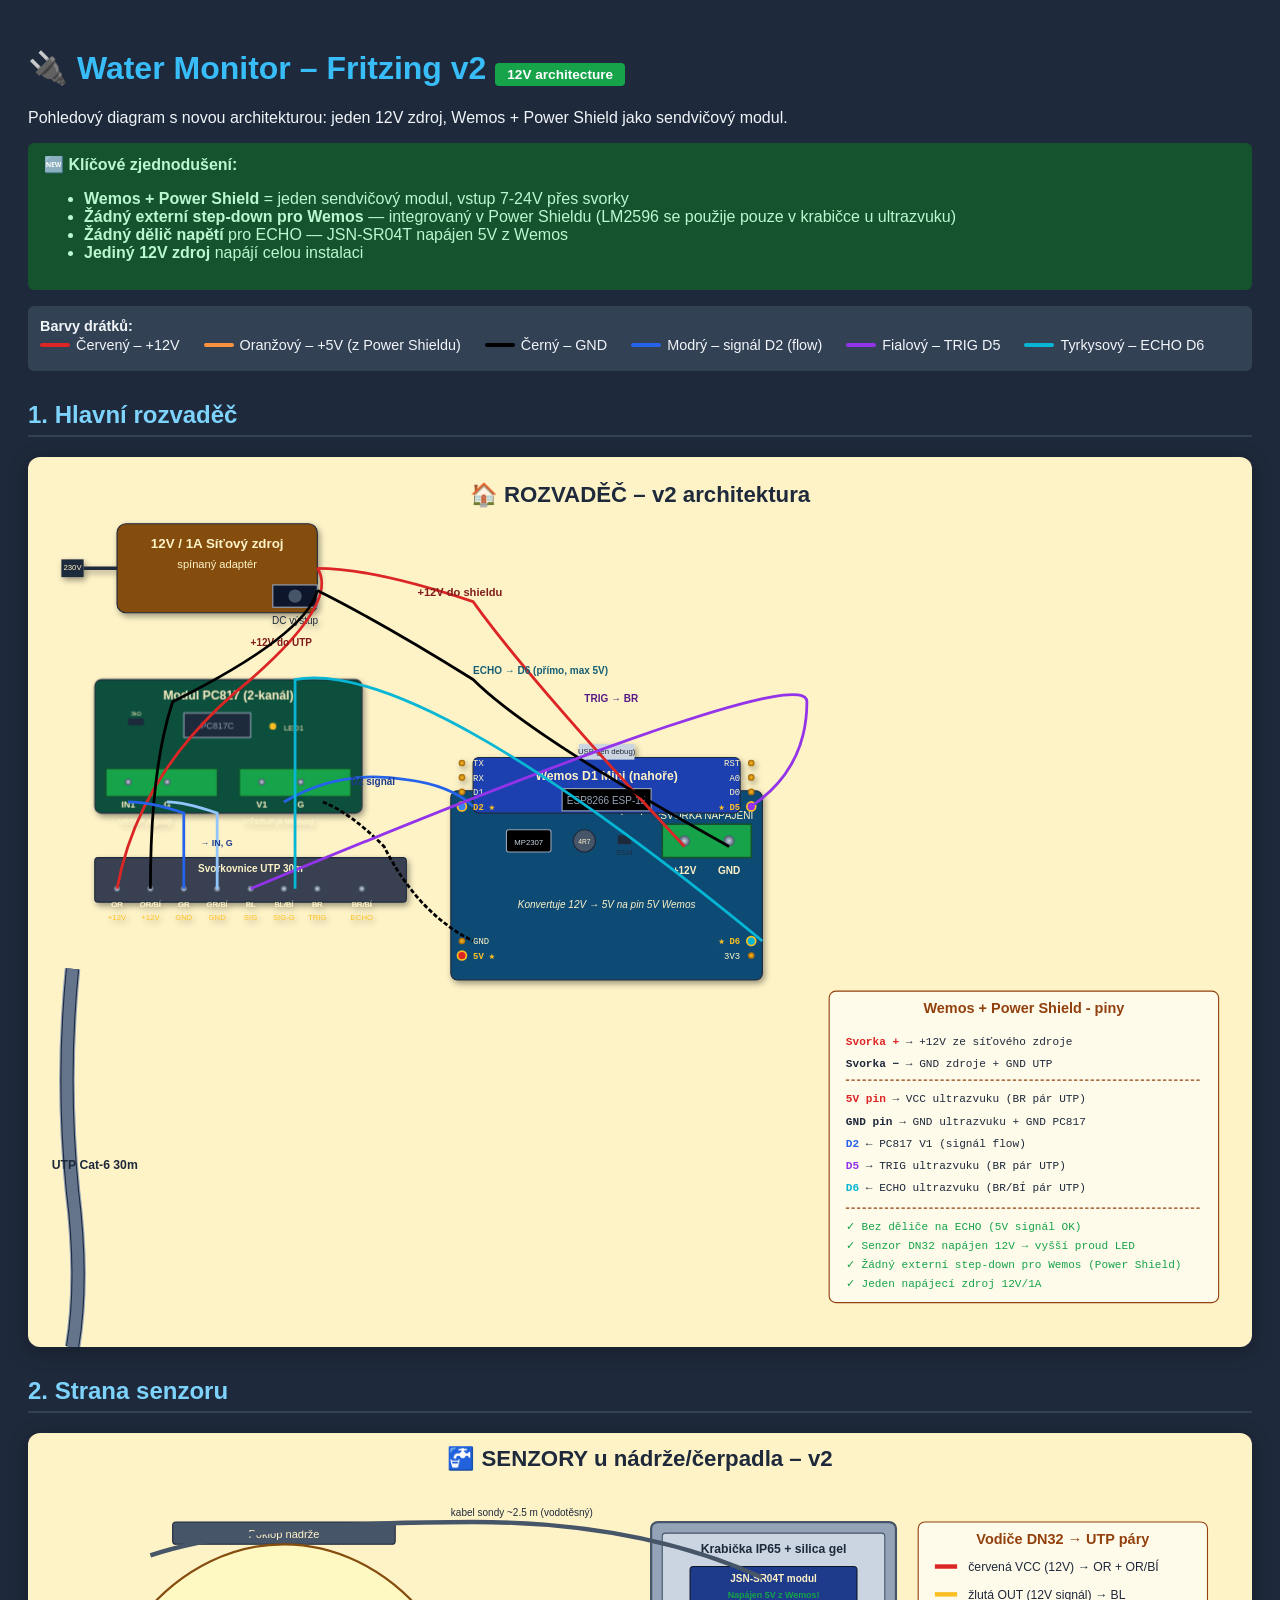
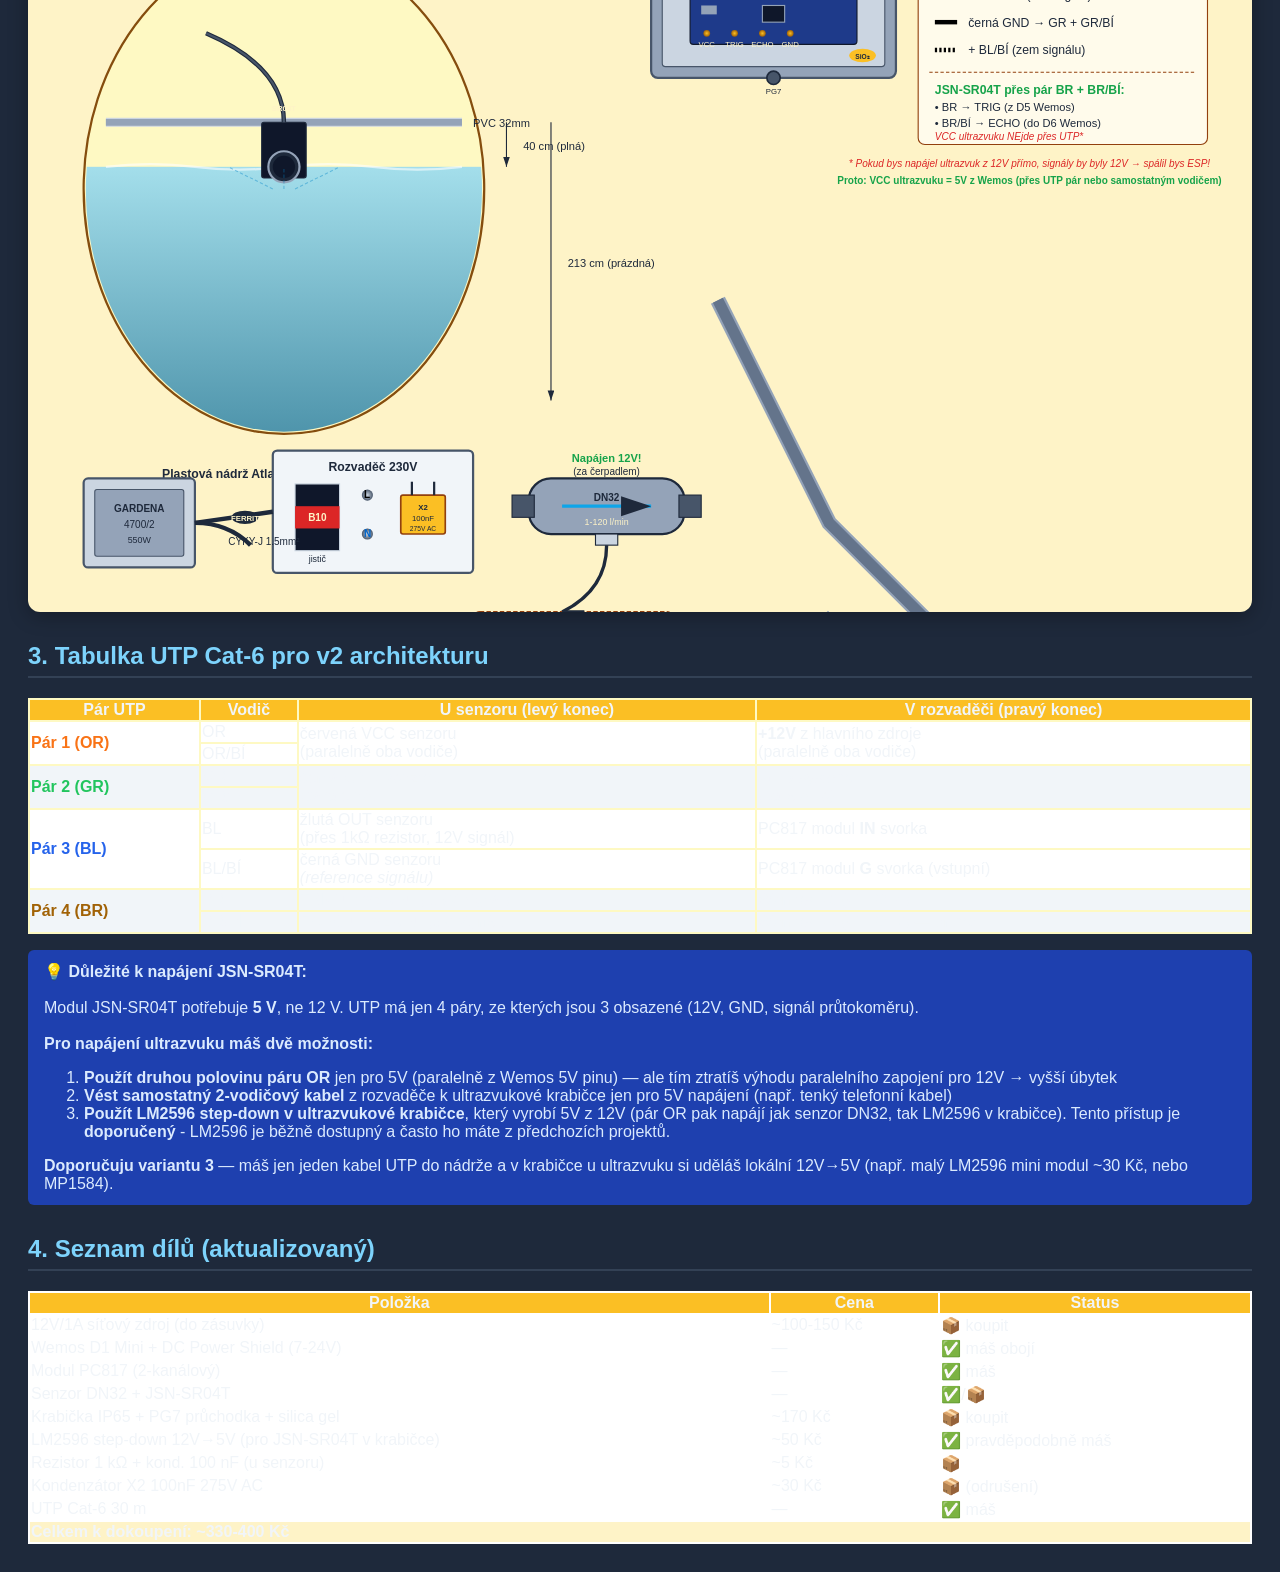
<file: docs/wiring_fritzing.html>
<!DOCTYPE html>
<html lang="cs">
<head>
<meta charset="UTF-8">
<title>Water Monitor - Fritzing Wiring v2 (12V)</title>
<style>
  body { font-family: -apple-system, sans-serif; background: #1e293b; padding: 20px; color: #f1f5f9; }
  h1 { color: #38bdf8; }
  h2 { color: #7dd3fc; border-bottom: 2px solid #334155; padding-bottom: 6px; margin-top: 30px; }
  svg { background: #fef3c7; border-radius: 12px; display: block; margin: 20px auto; box-shadow: 0 4px 20px rgba(0,0,0,0.3); max-width: 100%; height: auto; }
  .note { background: #1e40af; padding: 12px 16px; margin: 16px 0; border-radius: 6px; color: #dbeafe; }
  .note-success { background: #14532d; padding: 12px 16px; margin: 16px 0; border-radius: 6px; color: #bbf7d0; }
  .legend { background: #334155; padding: 12px; border-radius: 6px; margin: 12px 0; font-size: 0.9rem; }
  .legend-item { display: inline-flex; align-items: center; margin-right: 20px; margin-bottom: 6px; }
  .wire { display: inline-block; width: 30px; height: 4px; margin-right: 6px; border-radius: 2px; }
  code { background: #334155; padding: 2px 6px; border-radius: 3px; font-size: 0.9em; color: #fbbf24; }
  .version { background: #16a34a; color: white; padding: 4px 12px; border-radius: 4px; font-size: 0.85rem; }
</style>
</head>
<body>

<h1>🔌 Water Monitor – Fritzing v2 <span class="version">12V architecture</span></h1>
<p>Pohledový diagram s novou architekturou: jeden 12V zdroj, Wemos + Power Shield jako sendvičový modul.</p>

<div class="note-success">
  <strong>🆕 Klíčové zjednodušení:</strong>
  <ul>
    <li><strong>Wemos + Power Shield</strong> = jeden sendvičový modul, vstup 7-24V přes svorky</li>
    <li><strong>Žádný externí step-down pro Wemos</strong> — integrovaný v Power Shieldu (LM2596 se použije pouze v krabičce u ultrazvuku)</li>
    <li><strong>Žádný dělič napětí</strong> pro ECHO — JSN-SR04T napájen 5V z Wemos</li>
    <li><strong>Jediný 12V zdroj</strong> napájí celou instalaci</li>
  </ul>
</div>

<div class="legend">
  <strong>Barvy drátků:</strong><br>
  <span class="legend-item"><span class="wire" style="background:#dc2626"></span>Červený – +12V</span>
  <span class="legend-item"><span class="wire" style="background:#fb923c"></span>Oranžový – +5V (z Power Shieldu)</span>
  <span class="legend-item"><span class="wire" style="background:#000000"></span>Černý – GND</span>
  <span class="legend-item"><span class="wire" style="background:#2563eb"></span>Modrý – signál D2 (flow)</span>
  <span class="legend-item"><span class="wire" style="background:#9333ea"></span>Fialový – TRIG D5</span>
  <span class="legend-item"><span class="wire" style="background:#06b6d4"></span>Tyrkysový – ECHO D6</span>
</div>

<h2>1. Hlavní rozvaděč</h2>

<svg viewBox="0 0 1100 800" xmlns="http://www.w3.org/2000/svg">
  <defs>
    <radialGradient id="pinGrad" cx="50%" cy="50%">
      <stop offset="0%" stop-color="#fbbf24"/>
      <stop offset="100%" stop-color="#a16207"/>
    </radialGradient>
    <radialGradient id="screwGrad" cx="50%" cy="50%">
      <stop offset="0%" stop-color="#cbd5e1"/>
      <stop offset="100%" stop-color="#475569"/>
    </radialGradient>
    <filter id="boardShadow">
      <feGaussianBlur in="SourceAlpha" stdDeviation="3"/>
      <feOffset dx="2" dy="3"/>
      <feComponentTransfer><feFuncA type="linear" slope="0.4"/></feComponentTransfer>
      <feMerge><feMergeNode/><feMergeNode in="SourceGraphic"/></feMerge>
    </filter>
  </defs>

  <!-- ============= 12V SÍŤOVÝ ZDROJ ============= -->
  <g transform="translate(80, 60)" filter="url(#boardShadow)">
    <rect x="0" y="0" width="180" height="80" fill="#854d0e" stroke="#1e293b" stroke-width="1" rx="8"/>
    <text x="90" y="22" text-anchor="middle" fill="#fef3c7" font-size="12" font-weight="bold">12V / 1A Síťový zdroj</text>
    <text x="90" y="40" text-anchor="middle" fill="#fef3c7" font-size="10">spínaný adaptér</text>
    
    <!-- DC výstup -->
    <rect x="140" y="55" width="40" height="20" fill="#0f172a" stroke="#94a3b8"/>
    <circle cx="160" cy="65" r="6" fill="#475569"/>
    <text x="160" y="90" text-anchor="middle" fill="#1e293b" font-size="9">DC výstup</text>
    
    <!-- AC zástrčka vlevo -->
    <line x1="0" y1="40" x2="-30" y2="40" stroke="#1e293b" stroke-width="3"/>
    <rect x="-50" y="32" width="20" height="16" fill="#1e293b"/>
    <text x="-40" y="42" text-anchor="middle" fill="#fef3c7" font-size="7">230V</text>
  </g>

  <!-- ============= WEMOS + POWER SHIELD (SENDVIČ) ============= -->
  <g transform="translate(380, 280)" filter="url(#boardShadow)">
    <!-- Power Shield (vespod) -->
    <rect x="0" y="20" width="280" height="170" fill="#0f4c75" stroke="#1e293b" stroke-width="1" rx="6"/>
    <text x="140" y="40" text-anchor="middle" fill="#fef3c7" font-size="10">Power Shield (vespod)</text>
    
    <!-- Step-down čip -->
    <rect x="50" y="55" width="40" height="20" fill="#000" stroke="#94a3b8" rx="2"/>
    <text x="70" y="69" text-anchor="middle" fill="#cbd5e1" font-size="7">MP2307</text>
    
    <!-- Tlumivka -->
    <circle cx="120" cy="65" r="10" fill="#475569" stroke="#1e293b"/>
    <text x="120" y="68" text-anchor="middle" fill="#fef3c7" font-size="6">4R7</text>
    
    <!-- Schottky dioda -->
    <rect x="150" y="60" width="12" height="8" fill="#1e293b"/>
    <text x="156" y="78" text-anchor="middle" fill="#1e293b" font-size="6">SS24</text>
    
    <!-- Svorkovnice 12V -->
    <rect x="190" y="50" width="80" height="30" fill="#16a34a" stroke="#14532d" stroke-width="1.5"/>
    <circle cx="210" cy="65" r="5" fill="url(#screwGrad)"/>
    <circle cx="250" cy="65" r="5" fill="url(#screwGrad)"/>
    <text x="210" y="95" text-anchor="middle" fill="#fef3c7" font-size="9" font-weight="bold">+12V</text>
    <text x="250" y="95" text-anchor="middle" fill="#fef3c7" font-size="9" font-weight="bold">GND</text>
    <text x="230" y="45" text-anchor="middle" fill="#fef3c7" font-size="9">SVORKA NAPÁJENÍ</text>
    
    <text x="140" y="125" text-anchor="middle" fill="#fef3c7" font-size="9" font-style="italic">Konvertuje 12V → 5V na pin 5V Wemos</text>
    
    <!-- Wemos D1 Mini (nahoře - sendvič) -->
    <rect x="20" y="-10" width="240" height="50" fill="#1e40af" stroke="#1e293b" stroke-width="1" rx="5"/>
    <text x="140" y="10" text-anchor="middle" fill="#fef3c7" font-size="11" font-weight="bold">Wemos D1 Mini (nahoře)</text>
    
    <!-- ESP chip -->
    <rect x="100" y="18" width="80" height="20" fill="#000" stroke="#94a3b8"/>
    <text x="140" y="32" text-anchor="middle" fill="#94a3b8" font-size="9">ESP8266 ESP-12</text>
    
    <!-- USB konektor -->
    <rect x="115" y="-22" width="50" height="14" fill="#cbd5e1"/>
    <text x="140" y="-13" text-anchor="middle" fill="#1e293b" font-size="7">USB (jen debug)</text>
    
    <!-- Levý sloupec pinů Wemos (= shield) -->
    <g font-size="8" fill="#fef3c7" font-family="monospace">
      <circle cx="10" cy="-5" r="3" fill="url(#pinGrad)"/><text x="20" y="-2">TX</text>
      <circle cx="10" cy="8" r="3" fill="url(#pinGrad)"/><text x="20" y="11">RX</text>
      <circle cx="10" cy="21" r="3" fill="url(#pinGrad)"/><text x="20" y="24">D1</text>
      <circle cx="10" cy="34" r="4" fill="#3b82f6" stroke="#fbbf24" stroke-width="1.5"/><text x="20" y="37" font-weight="bold" fill="#fbbf24">D2 ★</text>
      <circle cx="10" cy="155" r="3" fill="url(#pinGrad)"/><text x="20" y="158">GND</text>
      <circle cx="10" cy="168" r="4" fill="#dc2626" stroke="#fbbf24" stroke-width="1.5"/><text x="20" y="171" font-weight="bold" fill="#fbbf24">5V ★</text>
    </g>
    
    <!-- Pravý sloupec pinů -->
    <g font-size="8" fill="#fef3c7" font-family="monospace">
      <circle cx="270" cy="-5" r="3" fill="url(#pinGrad)"/><text x="260" y="-2" text-anchor="end">RST</text>
      <circle cx="270" cy="8" r="3" fill="url(#pinGrad)"/><text x="260" y="11" text-anchor="end">A0</text>
      <circle cx="270" cy="21" r="3" fill="url(#pinGrad)"/><text x="260" y="24" text-anchor="end">D0</text>
      <circle cx="270" cy="34" r="4" fill="#9333ea" stroke="#fbbf24" stroke-width="1.5"/><text x="260" y="37" text-anchor="end" font-weight="bold" fill="#fbbf24">★ D5</text>
      <circle cx="270" cy="155" r="4" fill="#06b6d4" stroke="#fbbf24" stroke-width="1.5"/><text x="260" y="158" text-anchor="end" font-weight="bold" fill="#fbbf24">★ D6</text>
      <circle cx="270" cy="168" r="3" fill="url(#pinGrad)"/><text x="260" y="171" text-anchor="end">3V3</text>
    </g>
  </g>

  <!-- ============= MODUL PC817 ============= -->
  <g transform="translate(60, 200)" filter="url(#boardShadow)">
    <rect x="0" y="0" width="240" height="120" fill="#0d4f3c" stroke="#1e293b" stroke-width="1" rx="6"/>
    <text x="120" y="18" text-anchor="middle" fill="#fef3c7" font-size="11" font-weight="bold">Modul PC817 (2-kanál)</text>
    
    <!-- Optočlen -->
    <g transform="translate(80, 30)">
      <rect x="0" y="0" width="60" height="22" fill="#1e293b" stroke="#94a3b8"/>
      <text x="30" y="14" text-anchor="middle" fill="#94a3b8" font-size="8">PC817C</text>
    </g>
    
    <!-- LED indikátor (žlutá) -->
    <circle cx="160" cy="42" r="3" fill="#fbbf24"/>
    <text x="170" y="46" font-size="7" fill="#fef3c7">LED1</text>
    
    <!-- SMD rezistory -->
    <rect x="30" y="35" width="14" height="6" fill="#1e293b"/>
    <text x="37" y="32" text-anchor="middle" fill="#fef3c7" font-size="5">3kΩ</text>
    
    <!-- Vstupní svorkovnice -->
    <g transform="translate(10, 80)">
      <rect x="0" y="0" width="100" height="25" fill="#16a34a" stroke="#14532d" stroke-width="1"/>
      <circle cx="20" cy="12" r="3" fill="url(#screwGrad)"/>
      <circle cx="55" cy="12" r="3" fill="url(#screwGrad)"/>
      <text x="20" y="35" text-anchor="middle" fill="#fef3c7" font-size="8" font-weight="bold">IN1</text>
      <text x="55" y="35" text-anchor="middle" fill="#fef3c7" font-size="8" font-weight="bold">G</text>
      <text x="35" y="50" text-anchor="middle" fill="#fef3c7" font-size="7" font-style="italic">VSTUP (signál)</text>
    </g>
    
    <!-- Výstupní svorkovnice -->
    <g transform="translate(130, 80)">
      <rect x="0" y="0" width="100" height="25" fill="#16a34a" stroke="#14532d" stroke-width="1"/>
      <circle cx="20" cy="12" r="3" fill="url(#screwGrad)"/>
      <circle cx="55" cy="12" r="3" fill="url(#screwGrad)"/>
      <text x="20" y="35" text-anchor="middle" fill="#fef3c7" font-size="8" font-weight="bold">V1</text>
      <text x="55" y="35" text-anchor="middle" fill="#fef3c7" font-size="8" font-weight="bold">G</text>
      <text x="35" y="50" text-anchor="middle" fill="#fef3c7" font-size="7" font-style="italic">VÝSTUP (k Wemos)</text>
    </g>
  </g>
  
  <!-- ============= SVORKOVNICE UTP 30m ============= -->
  <g transform="translate(60, 360)" filter="url(#boardShadow)">
    <rect x="0" y="0" width="280" height="40" fill="#374151" stroke="#1e293b" rx="3"/>
    <text x="140" y="13" text-anchor="middle" fill="#fef3c7" font-size="9" font-weight="bold">Svorkovnice UTP 30m</text>
    <g>
      <circle cx="20" cy="28" r="3" fill="url(#screwGrad)"/>
      <circle cx="50" cy="28" r="3" fill="url(#screwGrad)"/>
      <circle cx="80" cy="28" r="3" fill="url(#screwGrad)"/>
      <circle cx="110" cy="28" r="3" fill="url(#screwGrad)"/>
      <circle cx="140" cy="28" r="3" fill="url(#screwGrad)"/>
      <circle cx="170" cy="28" r="3" fill="url(#screwGrad)"/>
      <circle cx="200" cy="28" r="3" fill="url(#screwGrad)"/>
      <circle cx="240" cy="28" r="3" fill="url(#screwGrad)"/>
    </g>
    <g font-size="7" fill="#fef3c7" text-anchor="middle">
      <text x="20" y="44">OR</text>
      <text x="50" y="44">OR/BÍ</text>
      <text x="80" y="44">GR</text>
      <text x="110" y="44">GR/BÍ</text>
      <text x="140" y="44">BL</text>
      <text x="170" y="44">BL/BÍ</text>
      <text x="200" y="44">BR</text>
      <text x="240" y="44">BR/BÍ</text>
    </g>
    <g font-size="7" fill="#fbbf24" text-anchor="middle">
      <text x="20" y="56">+12V</text>
      <text x="50" y="56">+12V</text>
      <text x="80" y="56">GND</text>
      <text x="110" y="56">GND</text>
      <text x="140" y="56">SIG</text>
      <text x="170" y="56">SIG-G</text>
      <text x="200" y="56">TRIG</text>
      <text x="240" y="56">ECHO</text>
    </g>
  </g>

  <!-- ============= UTP KABEL (vychází vlevo dolů) ============= -->
  <g transform="translate(40, 460)">
    <path d="M 0 0 Q -10 100 0 200 Q 10 280 0 340" stroke="#94a3b8" stroke-width="14" fill="none"/>
    <path d="M 0 0 Q -10 100 0 200 Q 10 280 0 340" stroke="#1e293b" stroke-width="12" fill="none"/>
    <path d="M 0 0 Q -10 100 0 200 Q 10 280 0 340" stroke="#64748b" stroke-width="10" fill="none"/>
    <text x="20" y="180" text-anchor="middle" fill="#1e293b" font-size="11" font-weight="bold">UTP Cat-6 30m</text>
    <text x="20" y="360" text-anchor="middle" fill="#1e293b" font-size="10">→ k senzorům</text>
  </g>

  <!-- ============= DRÁTKY ============= -->
  <!-- +12V ze zdroje na svorky shieldu -->
  <path d="M 260 100 Q 310 100 400 130 Q 450 200 590 350" stroke="#dc2626" stroke-width="2.5" fill="none"/>
  <text x="350" y="125" fill="#7f1d1d" font-size="10" font-weight="bold">+12V do shieldu</text>
  
  <!-- +12V ze zdroje na UTP svorky (OR páry) -->
  <path d="M 260 100 Q 280 130 200 200 Q 100 280 80 388" stroke="#dc2626" stroke-width="2.5" fill="none"/>
  <text x="200" y="170" fill="#7f1d1d" font-size="9" font-weight="bold">+12V do UTP</text>
  
  <!-- GND ze zdroje na svorky shieldu -->
  <path d="M 260 120 Q 320 150 400 200 Q 450 250 630 350" stroke="#000" stroke-width="2.5" fill="none"/>
  
  <!-- GND ze zdroje na UTP svorky (GR páry) -->
  <path d="M 260 120 Q 250 160 130 220 Q 110 280 110 388" stroke="#000" stroke-width="2.5" fill="none"/>
  
  <!-- Z UTP svorek BL+BL/BÍ do PC817 IN+G (vstupní) -->
  <path d="M 140 388 Q 140 350 140 330 Q 140 320 140 320 Q 110 310 90 310" stroke="#2563eb" stroke-width="2.5" fill="none"/>
  <path d="M 170 388 Q 170 350 170 330 Q 170 320 170 320 Q 140 310 125 310" stroke="#93c5fd" stroke-width="2.5" fill="none"/>
  <text x="155" y="350" fill="#1e3a8a" font-size="8" font-weight="bold">→ IN, G</text>
  
  <!-- Z PC817 V1+G (výstup) do Wemos D2+GND -->
  <path d="M 230 310 Q 280 280 340 290 Q 380 295 400 314" stroke="#2563eb" stroke-width="2.5" fill="none"/>
  <text x="290" y="295" fill="#1e3a8a" font-size="9" font-weight="bold">D2 signál</text>
  
  <path d="M 265 310 Q 290 320 320 350 Q 350 410 400 435" stroke="#000" stroke-width="2.5" stroke-dasharray="4,2" fill="none"/>
  
  <!-- TRIG z D5 do UTP páru BR -->
  <path d="M 650 314 Q 700 280 700 220 Q 700 180 200 388" stroke="#9333ea" stroke-width="2.5" fill="none"/>
  <text x="500" y="220" fill="#581c87" font-size="9" font-weight="bold">TRIG → BR</text>
  
  <!-- ECHO z UTP páru BR/BÍ do D6 (PŘÍMO BEZ DĚLIČE!) -->
  <path d="M 240 388 Q 240 280 240 200 Q 350 180 660 435" stroke="#06b6d4" stroke-width="2.5" fill="none"/>
  <text x="400" y="195" fill="#155e75" font-size="9" font-weight="bold">ECHO → D6 (přímo, max 5V)</text>
  
  <!-- 5V z Wemos pin 5V do UTP (přes pár BR pro napájení JSN-SR04T) -->
  <!-- POZOR: ultrazvuk napájíme z 5V Wemos, ne z 12V! -->
  <!-- (Tady to vynechávám pro přehlednost, popíšu níže) -->

  <!-- Popisek -->
  <text x="550" y="40" text-anchor="middle" fill="#1e293b" font-size="20" font-weight="bold">
    🏠 ROZVADĚČ – v2 architektura
  </text>
  
  <!-- Tabulka pinů -->
  <g transform="translate(720, 480)">
    <rect x="0" y="0" width="350" height="280" fill="#fffbeb" stroke="#92400e" rx="6"/>
    <text x="175" y="20" text-anchor="middle" fill="#92400e" font-size="13" font-weight="bold">Wemos + Power Shield - piny</text>
    
    <g font-family="monospace" font-size="10" fill="#1e293b">
      <text x="15" y="48"><tspan font-weight="bold" fill="#dc2626">Svorka +</tspan>  → +12V ze síťového zdroje</text>
      <text x="15" y="68"><tspan font-weight="bold">Svorka −</tspan>  → GND zdroje + GND UTP</text>
      
      <line x1="15" y1="80" x2="335" y2="80" stroke="#92400e" stroke-dasharray="3,2"/>
      
      <text x="15" y="100"><tspan font-weight="bold" fill="#dc2626">5V pin</tspan>   → VCC ultrazvuku (BR pár UTP)</text>
      <text x="15" y="120"><tspan font-weight="bold">GND pin</tspan>  → GND ultrazvuku + GND PC817</text>
      <text x="15" y="140"><tspan font-weight="bold" fill="#2563eb">D2</tspan>      ← PC817 V1 (signál flow)</text>
      <text x="15" y="160"><tspan font-weight="bold" fill="#9333ea">D5</tspan>      → TRIG ultrazvuku (BR pár UTP)</text>
      <text x="15" y="180"><tspan font-weight="bold" fill="#06b6d4">D6</tspan>      ← ECHO ultrazvuku (BR/BÍ pár UTP)</text>
      
      <line x1="15" y1="195" x2="335" y2="195" stroke="#92400e" stroke-dasharray="3,2"/>
      
      <text x="15" y="215" fill="#16a34a">✓ Bez děliče na ECHO (5V signál OK)</text>
      <text x="15" y="232" fill="#16a34a">✓ Senzor DN32 napájen 12V → vyšší proud LED</text>
      <text x="15" y="249" fill="#16a34a">✓ Žádný externí step-down pro Wemos (Power Shield)</text>
      <text x="15" y="266" fill="#16a34a">✓ Jeden napájecí zdroj 12V/1A</text>
    </g>
  </g>
</svg>

<h2>2. Strana senzoru</h2>

<svg viewBox="0 0 1100 700" xmlns="http://www.w3.org/2000/svg">
  <defs>
    <linearGradient id="waterGrad" x1="0%" y1="0%" x2="0%" y2="100%">
      <stop offset="0%" stop-color="#7dd3fc"/>
      <stop offset="100%" stop-color="#0369a1"/>
    </linearGradient>
    <marker id="arrow2" markerWidth="10" markerHeight="10" refX="9" refY="3" orient="auto">
      <path d="M0,0 L0,6 L9,3 z" fill="#1e293b"/>
    </marker>
  </defs>
  
  <text x="550" y="30" text-anchor="middle" fill="#1e293b" font-size="20" font-weight="bold">
    🚰 SENZORY u nádrže/čerpadla – v2
  </text>
  
  <!-- NÁDRŽ ATLANTIS -->
  <g transform="translate(50, 80)">
    <rect x="80" y="0" width="200" height="20" fill="#475569" stroke="#1e293b" rx="3"/>
    <text x="180" y="14" text-anchor="middle" fill="#fef3c7" font-size="10">Poklop nádrže</text>
    
    <ellipse cx="180" cy="240" rx="180" ry="220" fill="#fef9c3" stroke="#854d0e" stroke-width="2"/>
    
    <clipPath id="tankClip2">
      <ellipse cx="180" cy="240" rx="178" ry="218"/>
    </clipPath>
    <rect x="0" y="220" width="360" height="240" fill="url(#waterGrad)" clip-path="url(#tankClip2)" opacity="0.7"/>
    
    <path d="M 20 220 Q 60 215 100 220 T 180 220 T 260 220 T 340 220" 
          stroke="#fff" stroke-width="2" fill="none" opacity="0.6"/>
    
    <line x1="20" y1="180" x2="340" y2="180" stroke="#cbd5e1" stroke-width="8"/>
    <line x1="20" y1="180" x2="340" y2="180" stroke="#94a3b8" stroke-width="6"/>
    <text x="350" y="184" fill="#1e293b" font-size="10">PVC 32mm</text>
    
    <g transform="translate(160, 180)">
      <rect x="0" y="0" width="40" height="50" fill="#0f172a" stroke="#1e293b" rx="2"/>
      <circle cx="20" cy="40" r="14" fill="#1e293b" stroke="#94a3b8" stroke-width="2"/>
      <circle cx="20" cy="40" r="10" fill="#0f172a"/>
      <path d="M 20 0 Q 20 -50 -50 -80" stroke="#1e293b" stroke-width="4" fill="none"/>
      <path d="M 20 0 Q 20 -50 -50 -80" stroke="#475569" stroke-width="2" fill="none"/>
      <text x="20" y="-10" text-anchor="middle" fill="#fef3c7" font-size="7" font-weight="bold">SR04T</text>
    </g>
    
    <g opacity="0.4">
      <line x1="170" y1="240" x2="130" y2="220" stroke="#0284c7" stroke-width="1" stroke-dasharray="3,2"/>
      <line x1="180" y1="240" x2="180" y2="220" stroke="#0284c7" stroke-width="1" stroke-dasharray="3,2"/>
      <line x1="190" y1="240" x2="230" y2="220" stroke="#0284c7" stroke-width="1" stroke-dasharray="3,2"/>
    </g>
    
    <line x1="380" y1="180" x2="380" y2="220" stroke="#1e293b" stroke-width="1" marker-end="url(#arrow2)"/>
    <text x="395" y="205" fill="#1e293b" font-size="10">40 cm (plná)</text>
    
    <line x1="420" y1="180" x2="420" y2="430" stroke="#1e293b" stroke-width="1" marker-end="url(#arrow2)"/>
    <text x="435" y="310" fill="#1e293b" font-size="10">213 cm (prázdná)</text>
    
    <text x="180" y="500" text-anchor="middle" fill="#1e293b" font-size="11" font-weight="bold">
      Plastová nádrž Atlantis 5300 L (podzemní)
    </text>
  </g>
  
  <!-- Krabička s elektronikou ultrazvuku (IP65) -->
  <g transform="translate(560, 80)">
    <rect x="0" y="0" width="220" height="140" fill="#94a3b8" stroke="#475569" stroke-width="2" rx="6"/>
    <rect x="10" y="10" width="200" height="120" fill="#cbd5e1" stroke="#475569" stroke-width="1" rx="3"/>
    <text x="110" y="28" text-anchor="middle" fill="#1e293b" font-size="11" font-weight="bold">Krabička IP65 + silica gel</text>
    
    <!-- Modul JSN-SR04T -->
    <g transform="translate(35, 40)">
      <rect x="0" y="0" width="150" height="70" fill="#1e3a8a" stroke="#0f172a" rx="3"/>
      <text x="75" y="14" text-anchor="middle" fill="#fef3c7" font-size="9" font-weight="bold">JSN-SR04T modul</text>
      <text x="75" y="28" text-anchor="middle" fill="#16a34a" font-size="8" font-weight="bold">Napájen 5V z Wemos!</text>
      
      <rect x="10" y="35" width="14" height="8" fill="#94a3b8"/>
      <rect x="65" y="35" width="20" height="15" fill="#0f172a" stroke="#94a3b8"/>
      
      <g fill="url(#pinGrad)">
        <circle cx="15" cy="60" r="3"/>
        <circle cx="40" cy="60" r="3"/>
        <circle cx="65" cy="60" r="3"/>
        <circle cx="90" cy="60" r="3"/>
      </g>
      <g font-size="7" fill="#fef3c7" text-anchor="middle">
        <text x="15" y="72">VCC</text>
        <text x="40" y="72">TRIG</text>
        <text x="65" y="72">ECHO</text>
        <text x="90" y="72">GND</text>
      </g>
    </g>
    
    <!-- Silica gel -->
    <ellipse cx="190" cy="120" rx="12" ry="6" fill="#fbbf24"/>
    <text x="190" y="123" text-anchor="middle" fill="#1e293b" font-size="6" font-weight="bold">SiO₂</text>
    
    <!-- PG7 průchodka -->
    <circle cx="110" cy="140" r="6" fill="#475569" stroke="#1e293b" stroke-width="1.5"/>
    <text x="110" y="155" text-anchor="middle" fill="#1e293b" font-size="7">PG7</text>
  </g>
  
  <!-- Kabel ze sondy do modulu -->
  <path d="M 110 110 Q 200 80 400 80 Q 550 80 660 130" stroke="#475569" stroke-width="4" fill="none"/>
  <text x="380" y="75" fill="#1e293b" font-size="9">kabel sondy ~2.5 m (vodotěsný)</text>
  
  <!-- Čerpadlo Gardena -->
  <g transform="translate(50, 580)">
    <rect x="0" y="0" width="100" height="80" fill="#cbd5e1" stroke="#475569" stroke-width="2" rx="4"/>
    <rect x="10" y="10" width="80" height="60" fill="#94a3b8" stroke="#475569" rx="2"/>
    <text x="50" y="30" text-anchor="middle" fill="#1e293b" font-size="9" font-weight="bold">GARDENA</text>
    <text x="50" y="45" text-anchor="middle" fill="#1e293b" font-size="9">4700/2</text>
    <text x="50" y="58" text-anchor="middle" fill="#1e293b" font-size="8">550W</text>
    
    <path d="M 100 40 Q 130 40 150 60" stroke="#1e293b" stroke-width="4" fill="none"/>
  </g>
  
  <!-- Rozvaděč 230V s odrušením -->
  <g transform="translate(220, 555)">
    <rect x="0" y="0" width="180" height="110" fill="#f1f5f9" stroke="#475569" stroke-width="2" rx="4"/>
    <text x="90" y="18" text-anchor="middle" fill="#1e293b" font-size="11" font-weight="bold">Rozvaděč 230V</text>
    
    <rect x="20" y="30" width="40" height="60" fill="#0f172a" stroke="#cbd5e1"/>
    <rect x="20" y="50" width="40" height="20" fill="#dc2626"/>
    <text x="40" y="63" text-anchor="middle" fill="#fef3c7" font-size="9" font-weight="bold">B10</text>
    <text x="40" y="100" text-anchor="middle" fill="#1e293b" font-size="8">jistič</text>
    
    <g transform="translate(85, 40)">
      <circle cx="0" cy="0" r="5" fill="url(#screwGrad)"/>
      <text x="-3" y="3" font-size="9" font-weight="bold" fill="#000">L</text>
      <circle cx="0" cy="35" r="5" fill="url(#screwGrad)"/>
      <text x="-3" y="38" font-size="9" font-weight="bold" fill="#0066cc">N</text>
    </g>
    
    <g transform="translate(115, 40)">
      <rect x="0" y="0" width="40" height="35" fill="#fbbf24" stroke="#92400e" stroke-width="1.5" rx="2"/>
      <text x="20" y="13" text-anchor="middle" font-size="7" fill="#1e293b" font-weight="bold">X2</text>
      <text x="20" y="23" text-anchor="middle" font-size="7" fill="#1e293b">100nF</text>
      <text x="20" y="32" text-anchor="middle" font-size="6" fill="#1e293b">275V AC</text>
      <line x1="10" y1="0" x2="10" y2="-12" stroke="#1e293b" stroke-width="2"/>
      <line x1="30" y1="0" x2="30" y2="-12" stroke="#1e293b" stroke-width="2"/>
    </g>
  </g>
  
  <line x1="150" y1="620" x2="220" y2="610" stroke="#1e293b" stroke-width="4"/>
  <text x="180" y="640" fill="#1e293b" font-size="9">CYKY-J 1.5mm²</text>
  <ellipse cx="195" cy="615" rx="12" ry="6" fill="#1e293b"/>
  <text x="195" y="618" text-anchor="middle" fill="#fef3c7" font-size="7" font-weight="bold">FERRIT</text>
  
  <!-- DN32 PRŮTOKOMĚR -->
  <g transform="translate(450, 580)">
    <rect x="0" y="0" width="140" height="50" fill="#94a3b8" stroke="#1e293b" stroke-width="2" rx="20"/>
    <rect x="-15" y="15" width="20" height="20" fill="#475569" stroke="#1e293b"/>
    <rect x="135" y="15" width="20" height="20" fill="#475569" stroke="#1e293b"/>
    <path d="M 30 25 L 110 25" stroke="#0ea5e9" stroke-width="3" marker-end="url(#arrow2)"/>
    <text x="70" y="20" text-anchor="middle" fill="#1e293b" font-size="9" font-weight="bold">DN32</text>
    <text x="70" y="42" text-anchor="middle" fill="#fef3c7" font-size="8">1-120 l/min</text>
    
    <rect x="60" y="50" width="20" height="10" fill="#cbd5e1" stroke="#1e293b"/>
    <path d="M 70 60 Q 70 100 30 120" stroke="#1e293b" stroke-width="3" fill="none"/>
    
    <text x="70" y="-15" text-anchor="middle" fill="#16a34a" font-size="10" font-weight="bold">Napájen 12V!</text>
    <text x="70" y="-3" text-anchor="middle" fill="#1e293b" font-size="9">(za čerpadlem)</text>
  </g>
  
  <!-- KRABIČKA S OCHRANOU U SENZORU -->
  <g transform="translate(400, 700)">
    <rect x="0" y="0" width="180" height="70" fill="#fef3c7" stroke="#92400e" stroke-width="1.5" stroke-dasharray="4,2" rx="6"/>
    <text x="90" y="14" text-anchor="middle" fill="#92400e" font-size="10" font-weight="bold">Zalité smršťovačkou</text>
    
    <g transform="translate(20, 25)">
      <rect x="0" y="0" width="30" height="15" fill="#fbbf24" stroke="#92400e"/>
      <text x="15" y="11" text-anchor="middle" font-size="7" font-weight="bold">100nF</text>
      <text x="15" y="28" text-anchor="middle" font-size="7" fill="#1e293b">na VCC-GND</text>
    </g>
    
    <g transform="translate(90, 25)">
      <rect x="0" y="2" width="40" height="12" fill="#d4b88f" stroke="#854d0e" rx="4"/>
      <rect x="5" y="2" width="3" height="12" fill="#92400e"/>
      <rect x="11" y="2" width="3" height="12" fill="#000000"/>
      <rect x="17" y="2" width="3" height="12" fill="#dc2626"/>
      <rect x="30" y="2" width="3" height="12" fill="#fbbf24"/>
      <text x="20" y="28" text-anchor="middle" font-size="7" fill="#1e293b">1kΩ na OUT</text>
    </g>
  </g>
  
  <line x1="480" y1="700" x2="500" y2="700" stroke="#1e293b" stroke-width="3"/>
  
  <!-- UTP KABEL K ROZVADĚČI -->
  <g transform="translate(820, 720)">
    <path d="M 0 0 Q -50 -50 -100 -100 Q -150 -200 -200 -300" stroke="#94a3b8" stroke-width="14" fill="none"/>
    <path d="M 0 0 Q -50 -50 -100 -100 Q -150 -200 -200 -300" stroke="#64748b" stroke-width="10" fill="none"/>
    <text x="-100" y="10" fill="#1e293b" font-size="11" font-weight="bold">UTP Cat-6 (30 m)</text>
    <text x="-100" y="25" fill="#1e293b" font-size="9">→ do rozvaděče</text>
  </g>
  
  <path d="M 580 720 Q 700 720 720 700" stroke="#94a3b8" stroke-width="3" fill="none"/>
  
  <!-- Legenda barev -->
  <g transform="translate(800, 80)">
    <rect x="0" y="0" width="260" height="200" fill="#fffbeb" stroke="#92400e" rx="6"/>
    <text x="130" y="20" text-anchor="middle" fill="#92400e" font-size="13" font-weight="bold">Vodiče DN32 → UTP páry</text>
    
    <g font-size="11" fill="#1e293b">
      <line x1="15" y1="40" x2="35" y2="40" stroke="#dc2626" stroke-width="4"/>
      <text x="45" y="44">červená VCC (12V) → OR + OR/BÍ</text>
      
      <line x1="15" y1="65" x2="35" y2="65" stroke="#fbbf24" stroke-width="4"/>
      <text x="45" y="69">žlutá OUT (12V signál) → BL</text>
      
      <line x1="15" y1="90" x2="35" y2="90" stroke="#000000" stroke-width="4"/>
      <text x="45" y="94">černá GND → GR + GR/BÍ</text>
      
      <line x1="15" y1="115" x2="35" y2="115" stroke="#000000" stroke-width="4" stroke-dasharray="2,2"/>
      <text x="45" y="119">+ BL/BÍ (zem signálu)</text>
      
      <line x1="10" y1="135" x2="250" y2="135" stroke="#92400e" stroke-dasharray="3,2"/>
      
      <text x="15" y="155" font-weight="bold" fill="#16a34a">JSN-SR04T přes pár BR + BR/BÍ:</text>
      <text x="15" y="170" font-size="10">• BR → TRIG (z D5 Wemos)</text>
      <text x="15" y="184" font-size="10">• BR/BÍ → ECHO (do D6 Wemos)</text>
      <text x="15" y="196" font-size="9" fill="#dc2626" font-style="italic">VCC ultrazvuku NEjde přes UTP* </text>
    </g>
  </g>
  
  <!-- Poznámka pod legendou -->
  <text x="900" y="300" text-anchor="middle" fill="#dc2626" font-size="9" font-style="italic">
    * Pokud bys napájel ultrazvuk z 12V přímo, signály by byly 12V → spálil bys ESP!
  </text>
  <text x="900" y="315" text-anchor="middle" fill="#16a34a" font-size="9" font-weight="bold">
    Proto: VCC ultrazvuku = 5V z Wemos (přes UTP pár nebo samostatným vodičem)
  </text>
</svg>

<h2>3. Tabulka UTP Cat-6 pro v2 architekturu</h2>

<table style="width:100%; background:#fef9c3;">
<tr style="background:#fbbf24;"><th>Pár UTP</th><th>Vodič</th><th>U senzoru (levý konec)</th><th>V rozvaděči (pravý konec)</th></tr>
<tr style="background:white;">
  <td rowspan="2"><strong style="color:#f97316;">Pár 1 (OR)</strong></td>
  <td>OR</td>
  <td rowspan="2">červená VCC senzoru<br>(paralelně oba vodiče)</td>
  <td rowspan="2"><strong>+12V</strong> z hlavního zdroje<br>(paralelně oba vodiče)</td>
</tr>
<tr style="background:white;"><td>OR/BÍ</td></tr>

<tr style="background:#f1f5f9;">
  <td rowspan="2"><strong style="color:#22c55e;">Pár 2 (GR)</strong></td>
  <td>GR</td>
  <td rowspan="2">černá GND senzoru<br>(paralelně)</td>
  <td rowspan="2"><strong>GND</strong> systému<br>(paralelně)</td>
</tr>
<tr style="background:#f1f5f9;"><td>GR/BÍ</td></tr>

<tr style="background:white;">
  <td rowspan="2"><strong style="color:#2563eb;">Pár 3 (BL)</strong></td>
  <td>BL</td>
  <td>žlutá OUT senzoru<br>(přes 1kΩ rezistor, 12V signál)</td>
  <td>PC817 modul <strong>IN</strong> svorka</td>
</tr>
<tr style="background:white;">
  <td>BL/BÍ</td>
  <td>černá GND senzoru<br><em>(reference signálu)</em></td>
  <td>PC817 modul <strong>G</strong> svorka (vstupní)</td>
</tr>

<tr style="background:#f1f5f9;">
  <td rowspan="2"><strong style="color:#a16207;">Pár 4 (BR)</strong></td>
  <td>BR</td>
  <td>TRIG ultrazvuku (3.3V signál)</td>
  <td>Wemos <strong>D5</strong> (GPIO14)</td>
</tr>
<tr style="background:#f1f5f9;">
  <td>BR/BÍ</td>
  <td>ECHO ultrazvuku (5V signál)</td>
  <td>Wemos <strong>D6</strong> (GPIO12) — přímo</td>
</tr>
</table>

<div class="note">
  <strong>💡 Důležité k napájení JSN-SR04T:</strong>
  <br><br>
  Modul JSN-SR04T potřebuje <strong>5 V</strong>, ne 12 V. UTP má jen 4 páry, ze kterých jsou 3 obsazené (12V, GND, signál průtokoměru).
  <br><br>
  <strong>Pro napájení ultrazvuku máš dvě možnosti:</strong>
  <ol>
    <li><strong>Použít druhou polovinu páru OR</strong> jen pro 5V (paralelně z Wemos 5V pinu) — ale tím ztratíš výhodu paralelního zapojení pro 12V → vyšší úbytek</li>
    <li><strong>Vést samostatný 2-vodičový kabel</strong> z rozvaděče k ultrazvukové krabičce jen pro 5V napájení (např. tenký telefonní kabel)</li>
    <li><strong>Použít LM2596 step-down v ultrazvukové krabičce</strong>, který vyrobí 5V z 12V (pár OR pak napájí jak senzor DN32, tak LM2596 v krabičce). Tento přístup je <strong>doporučený</strong> - LM2596 je běžně dostupný a často ho máte z předchozích projektů.</li>
  </ol>
  <strong>Doporučuju variantu 3</strong> — máš jen jeden kabel UTP do nádrže a v krabičce u ultrazvuku si uděláš lokální 12V→5V (např. malý LM2596 mini modul ~30 Kč, nebo MP1584).
</div>

<h2>4. Seznam dílů (aktualizovaný)</h2>

<table style="background:white; width:100%;">
<tr style="background:#fbbf24;"><th>Položka</th><th>Cena</th><th>Status</th></tr>
<tr><td>12V/1A síťový zdroj (do zásuvky)</td><td>~100-150 Kč</td><td>📦 koupit</td></tr>
<tr><td>Wemos D1 Mini + DC Power Shield (7-24V)</td><td>—</td><td>✅ máš obojí</td></tr>
<tr><td>Modul PC817 (2-kanálový)</td><td>—</td><td>✅ máš</td></tr>
<tr><td>Senzor DN32 + JSN-SR04T</td><td>—</td><td>✅/📦</td></tr>
<tr><td>Krabička IP65 + PG7 průchodka + silica gel</td><td>~170 Kč</td><td>📦 koupit</td></tr>
<tr><td>LM2596 step-down 12V→5V (pro JSN-SR04T v krabičce)</td><td>~50 Kč</td><td>✅ pravděpodobně máš</td></tr>
<tr><td>Rezistor 1 kΩ + kond. 100 nF (u senzoru)</td><td>~5 Kč</td><td>📦</td></tr>
<tr><td>Kondenzátor X2 100nF 275V AC</td><td>~30 Kč</td><td>📦 (odrušení)</td></tr>
<tr><td>UTP Cat-6 30 m</td><td>—</td><td>✅ máš</td></tr>
<tr style="background:#fef3c7;"><td colspan="3"><strong>Celkem k dokoupení: ~330-400 Kč</strong></td></tr>
</table>

</body>
</html>
</file>
